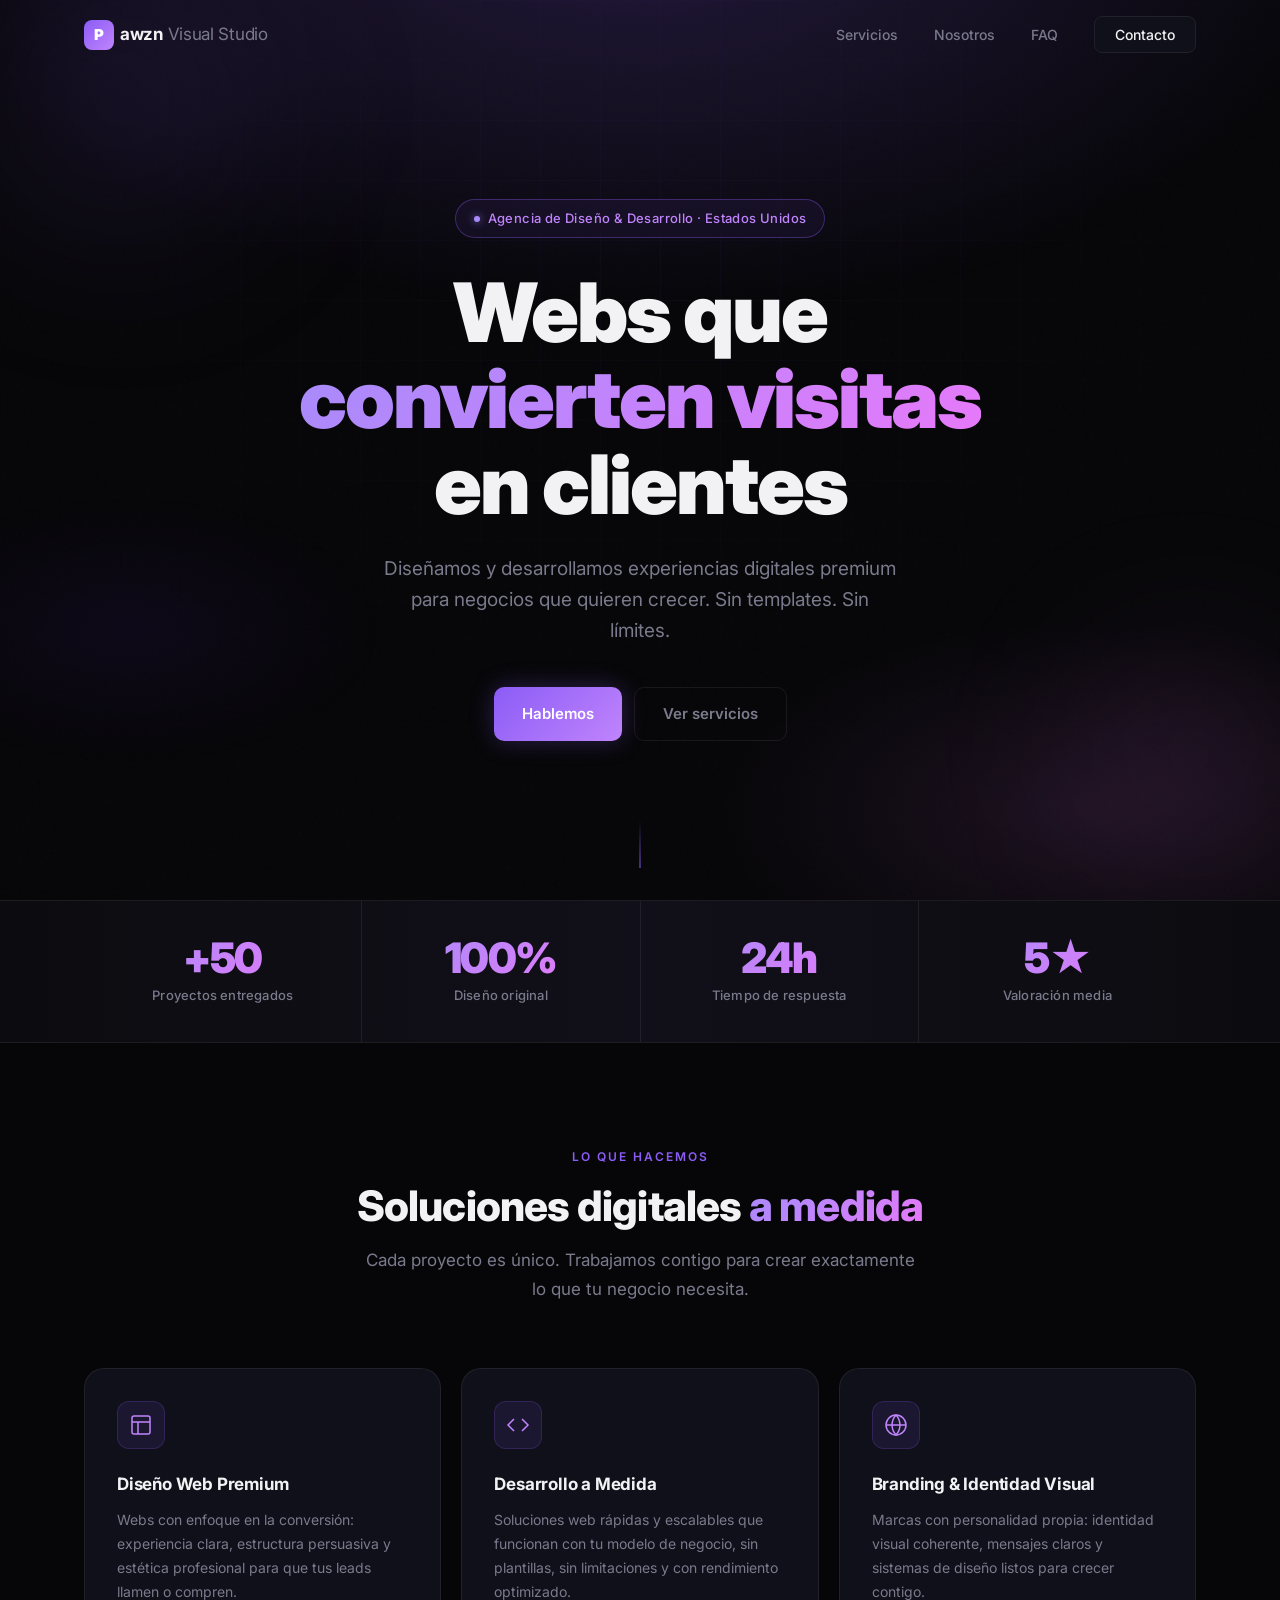
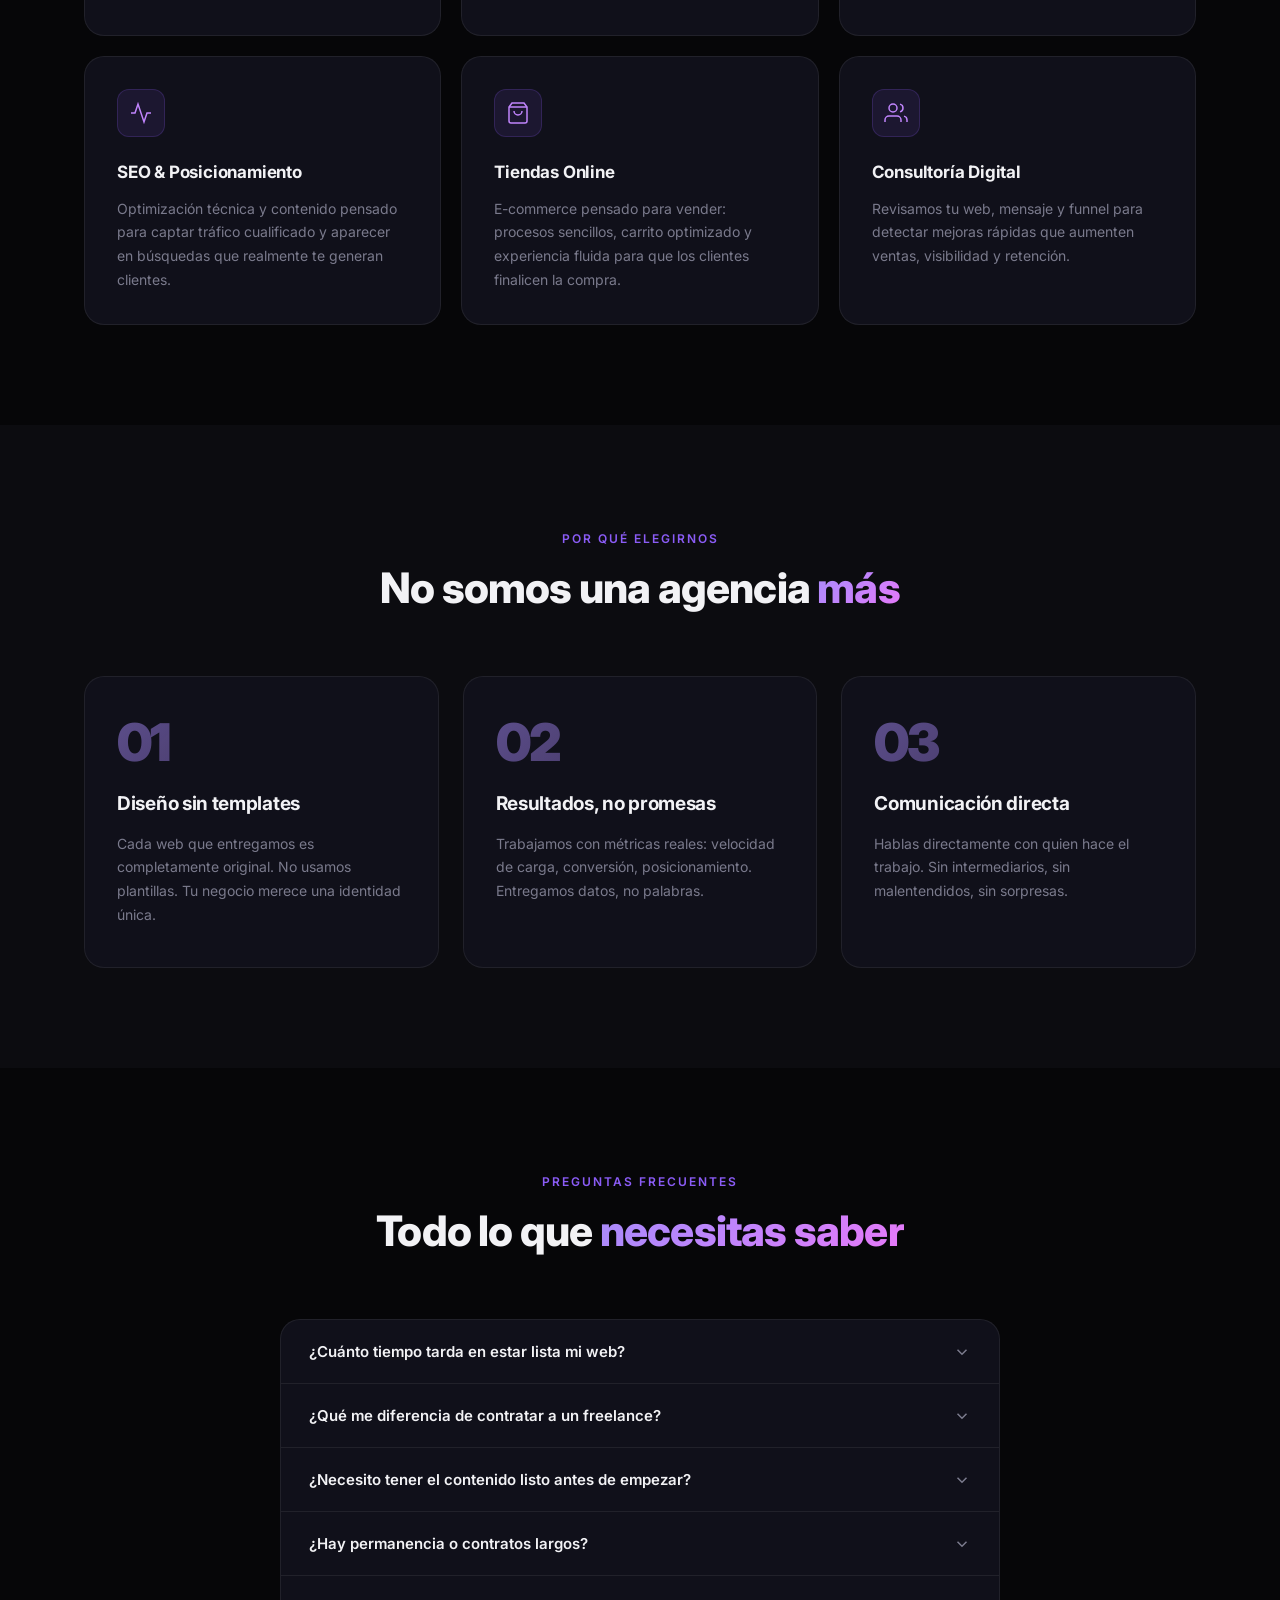
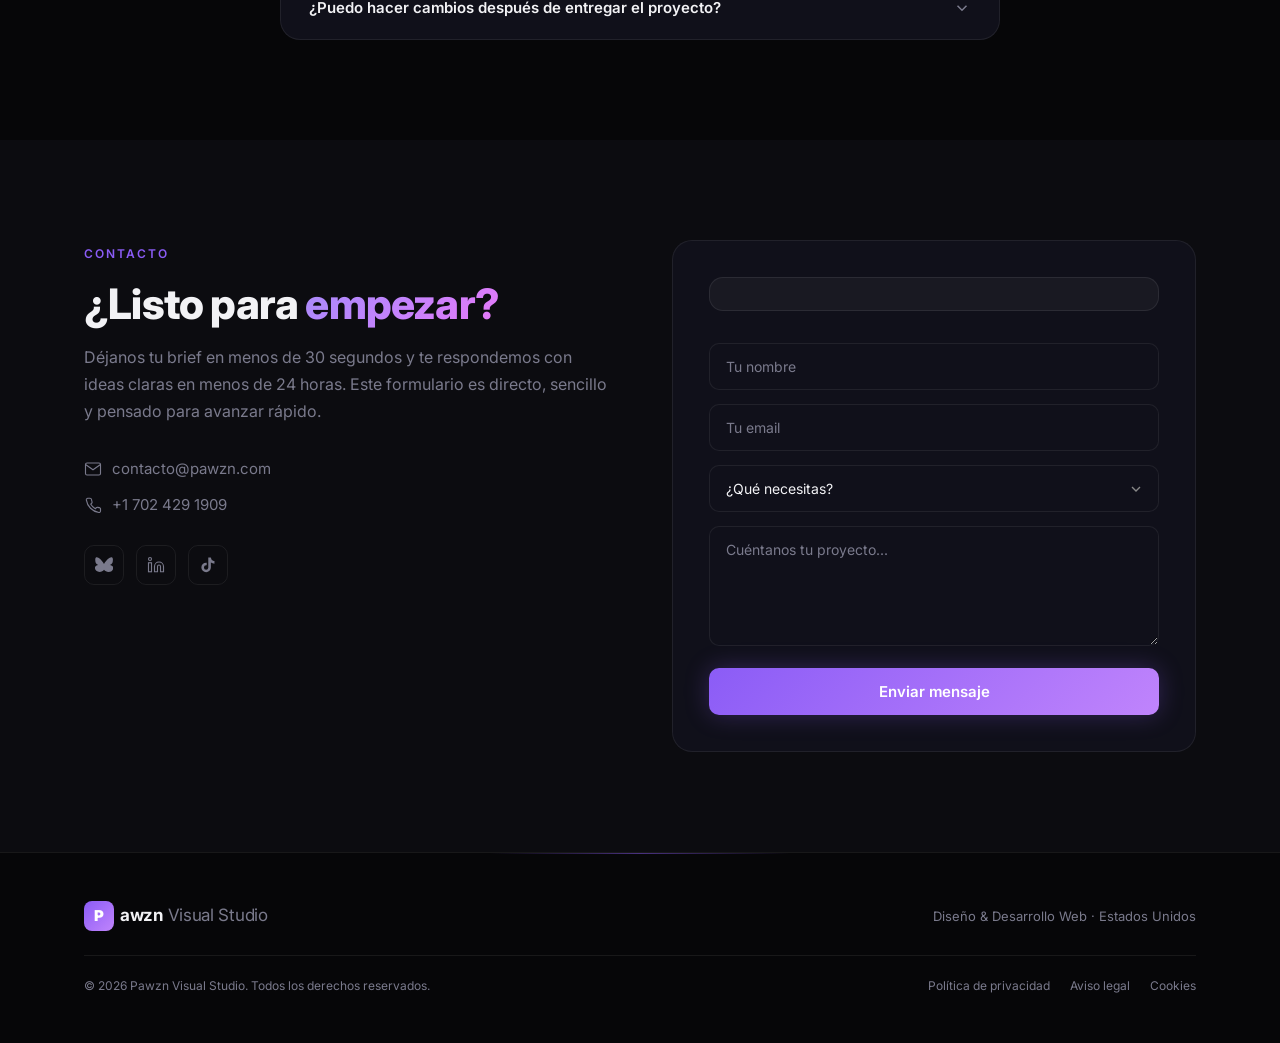
<file: index.html>
<!DOCTYPE html>
<html lang="es">
<head>
  <meta charset="UTF-8" />
  <meta name="viewport" content="width=device-width, initial-scale=1.0" />
  <meta name="description" content="Agencia web en Estados Unidos especializada en diseño web premium, desarrollo a medida, tiendas online y SEO para convertir visitas en clientes." />
  <meta name="keywords" content="diseño web, desarrollo web, SEO, tiendas online, branding, consultoría digital, Estados Unidos" />
  <meta name="theme-color" content="#080808" />
  <link rel="canonical" href="https://pawzn.com/" />
  <link rel="alternate" href="https://pawzn.com/" hreflang="es" />
  <title>Pawzn Visual Studio — Diseño & Desarrollo Web</title>
  <meta property="og:title" content="Pawzn Visual Studio — Diseño & Desarrollo Web" />
  <meta property="og:description" content="Agencia web en Estados Unidos especializada en diseño web premium, desarrollo a medida y SEO para convertir visitas en clientes." />
  <meta property="og:type" content="website" />
  <meta property="og:url" content="https://pawzn.com/" />
  <meta property="og:image" content="https://pawzn.com/og-image.jpg" />
  <meta property="og:locale" content="es_ES" />
  <meta name="twitter:card" content="summary_large_image" />
  <meta name="twitter:title" content="Pawzn Visual Studio — Diseño & Desarrollo Web" />
  <meta name="twitter:description" content="Agencia web en Madrid especializada en diseño web premium, desarrollo a medida y SEO para convertir visitas en clientes." />
  <meta name="twitter:image" content="https://pawzn.com/og-image.jpg" />
  <link rel="icon" href="favicon.ico" sizes="32x32" />
  <link rel="icon" href="favicon.svg" type="image/svg+xml" />
  <link rel="apple-touch-icon" href="favicon-32.png" />
  <link rel="preconnect" href="https://fonts.googleapis.com" />
  <link rel="preconnect" href="https://fonts.gstatic.com" crossorigin />
  <link href="https://fonts.googleapis.com/css2?family=Inter:wght@300;400;500;600;700;800;900&display=swap" rel="stylesheet" />
  <link rel="stylesheet" href="style.css" />
  <script type="application/ld+json">
  {
    "@context": "https://schema.org",
    "@type": "ProfessionalService",
    "name": "Pawzn Visual Studio",
    "description": "Agencia de diseño web y desarrollo a medida en Estados Unidos, especializada en SEO, tiendas online y branding.",
    "url": "https://pawzn.com/",
    "telephone": "+1 702 429 1909",
    "email": "contacto@pawzn.com",
    "address": {
      "@type": "PostalAddress",
      "addressLocality": "Estados Unidos",
      "addressCountry": "US"
    },
    "sameAs": [
      "https://www.linkedin.com/in/monica-rodriguez-188956415/",
      "https://www.tiktok.com/@monicarodriguez3310",
      "https://bsky.app/profile/pawzn.bsky.social"
    ]
  }
  </script>
</head>
<body>

  <!-- NAV -->
  <nav class="nav" id="nav" aria-label="Navegación principal">
    <div class="nav__inner">
      <a href="#" class="nav__logo">
        <span class="logo-mark">P</span>
        <span class="logo-text">awzn<span class="logo-dim"> Visual Studio</span></span>
      </a>
      <ul class="nav__links">
        <li><a href="#servicios">Servicios</a></li>
        <li><a href="#por-que">Nosotros</a></li>
        <li><a href="#faq">FAQ</a></li>
        <li><a href="#contacto" class="nav__cta">Contacto</a></li>
      </ul>
      <button class="nav__burger" id="burger" aria-label="Menú">
        <span></span><span></span><span></span>
      </button>
    </div>
    <div class="nav__mobile" id="mobileMenu">
      <a href="#servicios">Servicios</a>
      <a href="#por-que">Nosotros</a>
      <a href="#faq">FAQ</a>
      <a href="#contacto">Contacto</a>
    </div>
  </nav>

  <main>
    <!-- HERO -->
    <section class="hero" id="inicio">
    <div class="hero__bg"></div>
    <div class="hero__orb hero__orb--1"></div>
    <div class="hero__orb hero__orb--2"></div>
    <div class="hero__content">
      <div class="hero__badge reveal">Agencia de Diseño & Desarrollo · Estados Unidos</div>
      <h1 class="hero__title reveal reveal--delay-1">
        Webs que<br />
        <span class="gradient-text">convierten visitas</span><br />
        en clientes
      </h1>
      <p class="hero__sub reveal reveal--delay-2">
        Diseñamos y desarrollamos experiencias digitales premium para negocios que quieren crecer. Sin templates. Sin límites.
      </p>
      <div class="hero__actions reveal reveal--delay-3">
        <a href="#contacto" class="btn btn--primary">Hablemos</a>
        <a href="#servicios" class="btn btn--ghost">Ver servicios</a>
      </div>
    </div>
    <div class="hero__scroll">
      <span></span>
    </div>
  </section>

  <!-- STATS STRIP -->
  <section class="stats" aria-label="Estadísticas">
    <div class="stats__grid container">
      <div class="stat-item">
        <div class="stat-num">+50</div>
        <div class="stat-label">Proyectos entregados</div>
      </div>
      <div class="stat-item">
        <div class="stat-num">100%</div>
        <div class="stat-label">Diseño original</div>
      </div>
      <div class="stat-item">
        <div class="stat-num">24h</div>
        <div class="stat-label">Tiempo de respuesta</div>
      </div>
      <div class="stat-item">
        <div class="stat-num">5★</div>
        <div class="stat-label">Valoración media</div>
      </div>
    </div>
  </section>

  <!-- SERVICIOS -->
  <section class="services" id="servicios">
    <div class="container">
      <div class="section-header reveal">
        <p class="section-label">Lo que hacemos</p>
        <h2 class="section-title">Soluciones digitales <span class="gradient-text">a medida</span></h2>
        <p class="section-sub">Cada proyecto es único. Trabajamos contigo para crear exactamente lo que tu negocio necesita.</p>
      </div>
      <div class="services__grid">

        <div class="service-card reveal">
          <div class="service-card__icon">
            <svg viewBox="0 0 24 24" fill="none" stroke="currentColor" stroke-width="1.5"><rect x="3" y="3" width="18" height="18" rx="2"/><path d="M3 9h18M9 21V9"/></svg>
          </div>
          <h3>Diseño Web Premium</h3>
          <p>Webs con enfoque en la conversión: experiencia clara, estructura persuasiva y estética profesional para que tus leads llamen o compren.</p>
        </div>

        <div class="service-card reveal">
          <div class="service-card__icon">
            <svg viewBox="0 0 24 24" fill="none" stroke="currentColor" stroke-width="1.5"><polyline points="16 18 22 12 16 6"/><polyline points="8 6 2 12 8 18"/></svg>
          </div>
          <h3>Desarrollo a Medida</h3>
          <p>Soluciones web rápidas y escalables que funcionan con tu modelo de negocio, sin plantillas, sin limitaciones y con rendimiento optimizado.</p>
        </div>

        <div class="service-card reveal">
          <div class="service-card__icon">
            <svg viewBox="0 0 24 24" fill="none" stroke="currentColor" stroke-width="1.5"><circle cx="12" cy="12" r="10"/><path d="M12 2a15.3 15.3 0 0 1 4 10 15.3 15.3 0 0 1-4 10 15.3 15.3 0 0 1-4-10 15.3 15.3 0 0 1 4-10z"/><path d="M2 12h20"/></svg>
          </div>
          <h3>Branding & Identidad Visual</h3>
          <p>Marcas con personalidad propia: identidad visual coherente, mensajes claros y sistemas de diseño listos para crecer contigo.</p>
        </div>

        <div class="service-card reveal">
          <div class="service-card__icon">
            <svg viewBox="0 0 24 24" fill="none" stroke="currentColor" stroke-width="1.5"><polyline points="22 12 18 12 15 21 9 3 6 12 2 12"/></svg>
          </div>
          <h3>SEO & Posicionamiento</h3>
          <p>Optimización técnica y contenido pensado para captar tráfico cualificado y aparecer en búsquedas que realmente te generan clientes.</p>
        </div>

        <div class="service-card reveal">
          <div class="service-card__icon">
            <svg viewBox="0 0 24 24" fill="none" stroke="currentColor" stroke-width="1.5"><path d="M6 2L3 6v14a2 2 0 002 2h14a2 2 0 002-2V6l-3-4z"/><line x1="3" y1="6" x2="21" y2="6"/><path d="M16 10a4 4 0 01-8 0"/></svg>
          </div>
          <h3>Tiendas Online</h3>
          <p>E-commerce pensado para vender: procesos sencillos, carrito optimizado y experiencia fluida para que los clientes finalicen la compra.</p>
        </div>

        <div class="service-card reveal">
          <div class="service-card__icon">
            <svg viewBox="0 0 24 24" fill="none" stroke="currentColor" stroke-width="1.5"><path d="M17 21v-2a4 4 0 00-4-4H5a4 4 0 00-4 4v2"/><circle cx="9" cy="7" r="4"/><path d="M23 21v-2a4 4 0 00-3-3.87"/><path d="M16 3.13a4 4 0 010 7.75"/></svg>
          </div>
          <h3>Consultoría Digital</h3>
          <p>Revisamos tu web, mensaje y funnel para detectar mejoras rápidas que aumenten ventas, visibilidad y retención.</p>
        </div>

      </div>
    </div>
  </section>

  <!-- POR QUÉ PAWZN -->
  <section class="why" id="por-que">
    <div class="container">
      <div class="section-header reveal">
        <p class="section-label">Por qué elegirnos</p>
        <h2 class="section-title">No somos una agencia <span class="gradient-text">más</span></h2>
      </div>
      <div class="why__grid">
        <div class="why-card reveal">
          <div class="why-card__num">01</div>
          <h3>Diseño sin templates</h3>
          <p>Cada web que entregamos es completamente original. No usamos plantillas. Tu negocio merece una identidad única.</p>
        </div>
        <div class="why-card reveal">
          <div class="why-card__num">02</div>
          <h3>Resultados, no promesas</h3>
          <p>Trabajamos con métricas reales: velocidad de carga, conversión, posicionamiento. Entregamos datos, no palabras.</p>
        </div>
        <div class="why-card reveal">
          <div class="why-card__num">03</div>
          <h3>Comunicación directa</h3>
          <p>Hablas directamente con quien hace el trabajo. Sin intermediarios, sin malentendidos, sin sorpresas.</p>
        </div>
      </div>
    </div>
  </section>

  <!-- FAQ -->
  <section class="faq" id="faq">
    <div class="container">
      <div class="section-header reveal">
        <p class="section-label">Preguntas frecuentes</p>
        <h2 class="section-title">Todo lo que <span class="gradient-text">necesitas saber</span></h2>
      </div>
      <div class="faq__list reveal">

        <div class="faq__item">
          <button class="faq__question">
            <span>¿Cuánto tiempo tarda en estar lista mi web?</span>
            <svg class="faq__icon" viewBox="0 0 24 24" fill="none" stroke="currentColor" stroke-width="2"><polyline points="6 9 12 15 18 9"/></svg>
          </button>
          <div class="faq__answer">
            <p>Depende del alcance del proyecto. Una landing page puede estar lista en 1–2 semanas. Un sitio corporativo completo o una tienda online puede llevar entre 3 y 8 semanas. Te damos un calendario detallado antes de comenzar.</p>
          </div>
        </div>

        <div class="faq__item">
          <button class="faq__question">
            <span>¿Qué me diferencia de contratar a un freelance?</span>
            <svg class="faq__icon" viewBox="0 0 24 24" fill="none" stroke="currentColor" stroke-width="2"><polyline points="6 9 12 15 18 9"/></svg>
          </button>
          <div class="faq__answer">
            <p>Con Pawzn Visual Studio tienes diseño, desarrollo y estrategia en un mismo lugar. No tendrás que coordinar a tres personas distintas ni asumir que el diseño y el código vayan desconectados. Entregamos el proyecto completo.</p>
          </div>
        </div>

        <div class="faq__item">
          <button class="faq__question">
            <span>¿Necesito tener el contenido listo antes de empezar?</span>
            <svg class="faq__icon" viewBox="0 0 24 24" fill="none" stroke="currentColor" stroke-width="2"><polyline points="6 9 12 15 18 9"/></svg>
          </button>
          <div class="faq__answer">
            <p>No es obligatorio, pero sí acelera el proceso. Podemos ayudarte a estructurar los textos y orientarte sobre qué imágenes usar. Lo importante es que la información sobre tu negocio sea real: nunca inventamos datos.</p>
          </div>
        </div>

        <div class="faq__item">
          <button class="faq__question">
            <span>¿Hay permanencia o contratos largos?</span>
            <svg class="faq__icon" viewBox="0 0 24 24" fill="none" stroke="currentColor" stroke-width="2"><polyline points="6 9 12 15 18 9"/></svg>
          </button>
          <div class="faq__answer">
            <p>No. Trabajamos por proyecto o con acuerdos de mantenimiento mensuales sin permanencia. Si en algún momento decides no continuar, te entregamos todos los archivos y accesos sin problema.</p>
          </div>
        </div>

        <div class="faq__item">
          <button class="faq__question">
            <span>¿Puedo hacer cambios después de entregar el proyecto?</span>
            <svg class="faq__icon" viewBox="0 0 24 24" fill="none" stroke="currentColor" stroke-width="2"><polyline points="6 9 12 15 18 9"/></svg>
          </button>
          <div class="faq__answer">
            <p>Sí. Incluimos un período de revisiones dentro del proyecto. Para cambios posteriores, ofrecemos planes de mantenimiento o los gestionamos como proyectos puntuales según la magnitud.</p>
          </div>
        </div>

      </div>
    </div>
  </section>

  <!-- CONTACTO -->
  <section class="contact" id="contacto">
    <div class="container">
      <div class="contact__inner reveal">
        <div class="contact__text">
          <p class="section-label">Contacto</p>
          <h2 class="section-title">¿Listo para <span class="gradient-text">empezar?</span></h2>
          <p class="contact__desc">Déjanos tu brief en menos de 30 segundos y te respondemos con ideas claras en menos de 24 horas. Este formulario es directo, sencillo y pensado para avanzar rápido.</p>
          <div class="contact__links">
            <a href="mailto:contacto@pawzn.com" class="contact__link">
              <svg viewBox="0 0 24 24" fill="none" stroke="currentColor" stroke-width="1.5"><path d="M4 4h16c1.1 0 2 .9 2 2v12c0 1.1-.9 2-2 2H4c-1.1 0-2-.9-2-2V6c0-1.1.9-2 2-2z"/><polyline points="22,6 12,13 2,6"/></svg>
              contacto@pawzn.com
            </a>
            <a href="tel:+17024291909" class="contact__link">
              <svg viewBox="0 0 24 24" fill="none" stroke="currentColor" stroke-width="1.5"><path d="M22 16.92v3a2 2 0 0 1-2.18 2A19.86 19.86 0 0 1 3.09 5.18 2 2 0 0 1 5 3h3a2 2 0 0 1 2 1.72 12.4 12.4 0 0 0 .7 2.81 2 2 0 0 1-.45 2.11L9.09 10.91a16 16 0 0 0 6 6l1.27-1.27a2 2 0 0 1 2.11-.45 12.4 12.4 0 0 0 2.81.7A2 2 0 0 1 22 16.92z"/></svg>
              +1 702 429 1909
            </a>
          </div>
          <div class="contact__socials">
            <a href="https://bsky.app/profile/pawzn.bsky.social" target="_blank" rel="noopener" aria-label="Bluesky">
              <svg viewBox="0 0 24 24" fill="currentColor"><path d="M12 10.8c-1.087-2.114-4.046-6.053-6.798-7.995C2.566.944 1.077 1.242.51 3.423c-.317 1.22-.162 3.876.308 5.28.53 1.58 1.885 2.944 3.445 3.22-2.33.405-4.342 1.637-4.342 3.977 0 2.648 1.96 5.3 6.286 5.3 2.607 0 4.31-1.197 5.793-2.93C13.69 20.07 15.393 21.2 18 21.2c4.326 0 6.286-2.652 6.286-5.3 0-2.34-2.012-3.572-4.342-3.977 1.56-.276 2.915-1.64 3.445-3.22.47-1.404.625-4.06.308-5.28-.567-2.18-2.056-2.48-4.692-.618C16.046 4.747 13.087 8.686 12 10.8z"/></svg>
            </a>
            <a href="https://www.linkedin.com/in/monica-rodriguez-188956415/" target="_blank" rel="noopener" aria-label="LinkedIn">
              <svg viewBox="0 0 24 24" fill="none" stroke="currentColor" stroke-width="1.5"><path d="M16 8a6 6 0 016 6v7h-4v-7a2 2 0 00-2-2 2 2 0 00-2 2v7h-4v-7a6 6 0 016-6z"/><rect x="2" y="9" width="4" height="12"/><circle cx="4" cy="4" r="2"/></svg>
            </a>
            <a href="https://www.tiktok.com/@monicarodriguez3310" target="_blank" rel="noopener" aria-label="TikTok">
              <svg viewBox="0 0 24 24" fill="currentColor"><path d="M19.59 6.69a4.83 4.83 0 01-3.77-4.25V2h-3.45v13.67a2.89 2.89 0 01-2.88 2.5 2.89 2.89 0 01-2.89-2.89 2.89 2.89 0 012.89-2.89c.28 0 .54.04.79.1V9.01a6.34 6.34 0 00-.79-.05 6.34 6.34 0 00-6.34 6.34 6.34 6.34 0 006.34 6.34 6.34 6.34 0 006.33-6.34V8.69a8.18 8.18 0 004.78 1.52V6.76a4.85 4.85 0 01-1.01-.07z"/></svg>
            </a>
          </div>
        </div>
        <form class="contact__form" id="contactForm" action="https://formsubmit.co/contacto@pawzn.com" method="POST">
          <input type="hidden" name="_subject" value="Nuevo mensaje desde Pawzn Visual Studio" />
          <input type="hidden" name="_template" value="table" />
          <input type="hidden" name="_captcha" value="false" />
          <input type="hidden" name="_next" value="https://pawzn.com/gracias" />
          <div class="contact__feedback" id="contactFeedback" aria-live="polite"></div>
          <noscript>
            <div class="contact__feedback">Si tu navegador no ejecuta JavaScript, el formulario seguirá funcionando. Después de enviar verás una página de confirmación.</div>
          </noscript>
          <div class="form-group">
            <label for="name" class="sr-only">Nombre</label>
            <input type="text" id="name" name="name" placeholder="Tu nombre" required />
          </div>
          <div class="form-group">
            <label for="email" class="sr-only">Email</label>
            <input type="email" id="email" name="email" placeholder="Tu email" required />
          </div>
          <div class="form-group">
            <label for="service" class="sr-only">Servicio</label>
            <select id="service" name="service" aria-label="Servicio que necesitas" required>
              <option value="" disabled selected>¿Qué necesitas?</option>
              <option>Diseño Web Premium</option>
              <option>Desarrollo a Medida</option>
              <option>Branding & Identidad Visual</option>
              <option>SEO & Posicionamiento</option>
              <option>Tienda Online</option>
              <option>Consultoría Digital</option>
            </select>
          </div>
          <div class="form-group">
            <label for="message" class="sr-only">Mensaje</label>
            <textarea id="message" name="message" placeholder="Cuéntanos tu proyecto..." rows="4" required></textarea>
          </div>
          <button type="submit" class="btn btn--primary btn--full">Enviar mensaje</button>
        </form>
      </div>
    </div>
  </section>

  <!-- FOOTER -->
  </main>

  <footer class="footer">
    <div class="container">
      <div class="footer__top">
        <a href="#" class="nav__logo">
          <span class="logo-mark">P</span>
          <span class="logo-text">awzn<span class="logo-dim"> Visual Studio</span></span>
        </a>
        <p>Diseño & Desarrollo Web · Estados Unidos</p>
      </div>
      <div class="footer__bottom">
        <span>&copy; 2026 Pawzn Visual Studio. Todos los derechos reservados.</span>
        <div class="footer__legal">
          <a href="#">Política de privacidad</a>
          <a href="#">Aviso legal</a>
          <a href="#">Cookies</a>
        </div>
      </div>
    </div>
  </footer>

  <script src="main.js"></script>
</body>
</html>
</file>
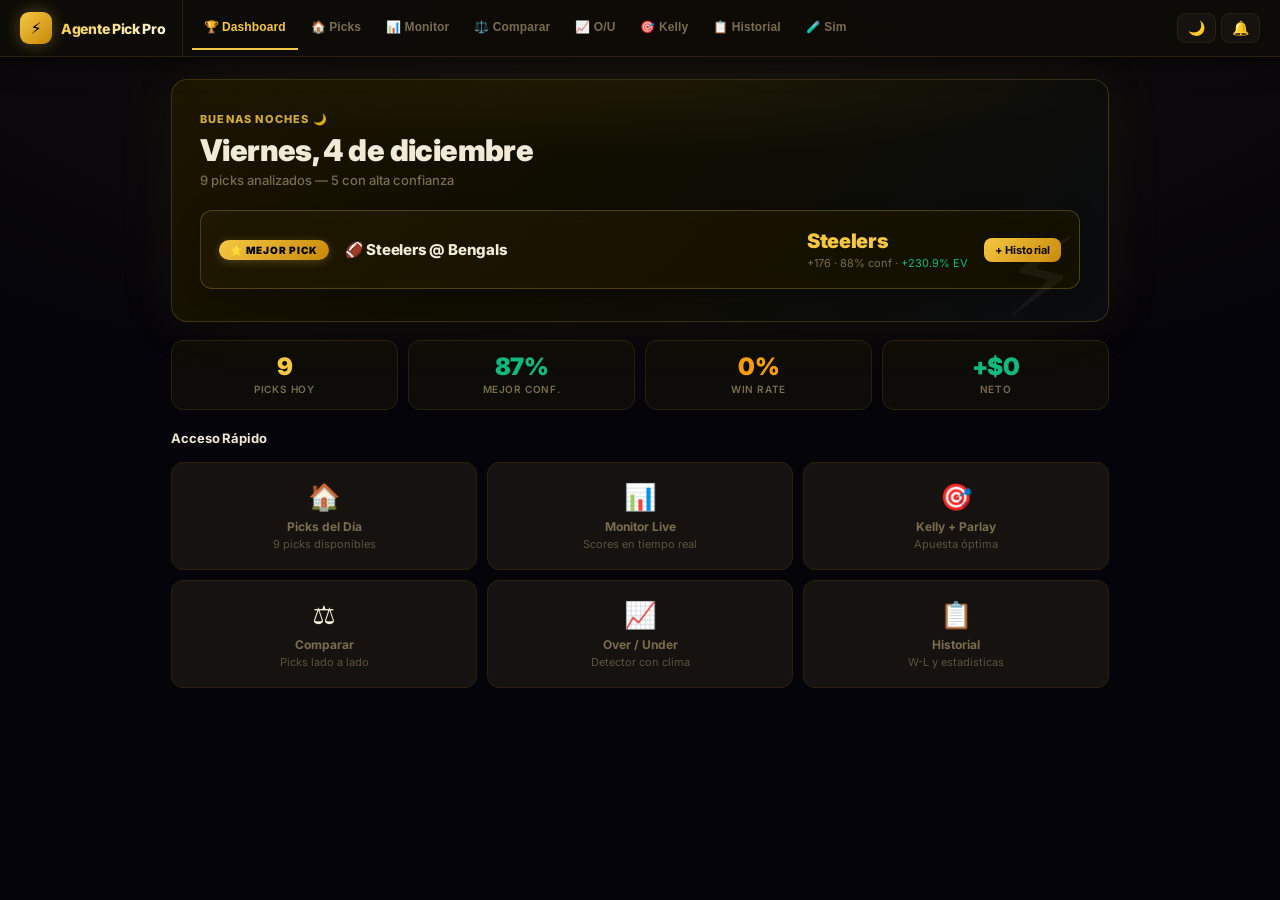
<file: agente-pick-pro.html>
<!DOCTYPE html>
<html lang="es">
<head>
<meta charset="UTF-8">
<meta name="viewport" content="width=device-width, initial-scale=1.0, viewport-fit=cover">
<title>Agente Pick Pro</title>
<meta name="description" content="Analizador de picks deportivos — EV, Kelly, simulador y más">
<meta name="theme-color" content="#f5c842">
<meta name="apple-mobile-web-app-capable" content="yes">
<meta name="apple-mobile-web-app-status-bar-style" content="black-translucent">
<meta name="apple-mobile-web-app-title" content="Pick Pro">
<link rel="manifest" href="manifest.json">
<link rel="apple-touch-icon" href="favicon-32.png">
<link href="https://fonts.googleapis.com/css2?family=Inter:wght@400;500;600;700;800;900&display=swap" rel="stylesheet">
<script>
if('serviceWorker' in navigator){
  window.addEventListener('load',()=>{
    navigator.serviceWorker.register('./sw.js').catch(()=>{});
  });
}
let deferredInstall=null;
window.addEventListener('beforeinstallprompt',e=>{
  e.preventDefault();deferredInstall=e;
  const btn=document.getElementById('install-btn');
  if(btn)btn.style.display='flex';
});
window.addEventListener('appinstalled',()=>{
  deferredInstall=null;
  const btn=document.getElementById('install-btn');
  if(btn)btn.style.display='none';
});
</script>
<style>
*{margin:0;padding:0;box-sizing:border-box}
:root{
  --bg:#05040a;--s1:#0e0c08;--s2:#161210;--border:#2a2010;
  --gold:#f5c842;--gold2:#c8880a;--green:#10b981;--red:#ef4444;
  --amber:#f59e0b;--blue:#38bdf8;--text:#f0ead6;--muted:#7a6d4e;--r:12px
}

/* LIGHT MODE */
body.light{
  --bg:#f5f0e8;--s1:#ffffff;--s2:#f0ebe0;--border:#e0d5c0;
  --gold:#b8860b;--gold2:#8b6914;--green:#059669;--red:#dc2626;
  --amber:#d97706;--blue:#0284c7;--text:#1a1206;--muted:#78716c
}
body.light{background-image:radial-gradient(ellipse 80% 50% at 50% -5%,#f5c84218,transparent)}
body.light nav{background:rgba(255,250,240,.97);-webkit-backdrop-filter:blur(20px);backdrop-filter:blur(20px)}
body.light .nav-logo-icon{box-shadow:0 0 14px #b8860b40}
body.light .pick-card::before{background:linear-gradient(135deg,#b8860b08,transparent 60%)}
body.light .dash-hero{background:linear-gradient(135deg,#fef3c7,#fff8ed)}
body.light .best-pick-card{background:#fffbeb}
body.light .toast{background:var(--s1);color:var(--text)}
body.light .score-card{background:var(--s2)}
body.light .compare-panel{background:var(--s2)}
body.light .compare-winner{background:linear-gradient(135deg,#fef3c7,#fffbeb)!important}
body.light .result-box{background:var(--s2)}
body.light .parlay-result{background:linear-gradient(135deg,#fef3c7,#fffbeb)}
body.light .alert-item{background:#fffbeb}
body.light .line-card{background:var(--s2)}
body.light input,body.light select{background:var(--s1);color:var(--text)}

/* TOGGLE BUTTON */
.theme-toggle{
  margin-left:auto;background:var(--s2);border:1px solid var(--border);
  color:var(--text);padding:6px 10px;border-radius:8px;cursor:pointer;
  font-size:14px;transition:all .2s;white-space:nowrap;
}
.theme-toggle:hover{border-color:var(--gold)}

body{font-family:'Inter',system-ui,sans-serif;background:var(--bg);color:var(--text);min-height:100vh;
  background-image:radial-gradient(ellipse 80% 50% at 50% -5%,#f5c84210,transparent);
  transition:background .3s,color .3s}

/* NAV */
nav{background:rgba(14,12,8,.94);backdrop-filter:blur(20px);border-bottom:1px solid var(--border);
  padding:0 20px;display:flex;align-items:center;gap:1px;position:sticky;top:0;z-index:100;overflow-x:auto;
  box-shadow:0 1px 30px #00000090}
.nav-logo{display:flex;align-items:center;gap:9px;padding:12px 16px 12px 0;
  border-right:1px solid var(--border);margin-right:8px;white-space:nowrap}
.nav-logo-icon{width:32px;height:32px;background:linear-gradient(135deg,var(--gold),var(--gold2));
  border-radius:9px;display:flex;align-items:center;justify-content:center;
  font-size:16px;font-weight:900;color:#000;box-shadow:0 0 16px #f5c84255}
.nav-logo-text{font-size:14px;font-weight:800;letter-spacing:-.3px;
  background:linear-gradient(135deg,var(--gold),#fff8e0);
  -webkit-background-clip:text;-webkit-text-fill-color:transparent}
.nav-tab{background:none;border:none;color:var(--muted);padding:14px 12px;cursor:pointer;
  font-size:12px;font-weight:600;white-space:nowrap;transition:all .2s;
  border-bottom:2px solid transparent;position:relative;letter-spacing:.1px}
.nav-tab:hover{color:var(--text)}
.nav-tab.active{color:var(--gold);border-bottom-color:var(--gold)}
.badge{position:absolute;top:7px;right:1px;background:var(--red);color:#fff;font-size:9px;
  font-weight:800;border-radius:10px;padding:1px 5px;min-width:15px;text-align:center}

/* LAYOUT */
main{max-width:970px;margin:0 auto;padding:22px 16px}
.section{display:none;animation:fadeUp .28s cubic-bezier(.4,0,.2,1) both}
.section.active{display:block}
@keyframes fadeUp{from{opacity:0;transform:translateY(12px)}to{opacity:1;transform:translateY(0)}}

.card{background:var(--s1);border:1px solid var(--border);border-radius:14px;
  padding:20px;margin-bottom:14px;box-shadow:0 2px 20px #00000060;transition:border-color .2s}
.card:hover{border-color:#f5c84218}
.sec-title{font-size:22px;font-weight:900;margin-bottom:4px;letter-spacing:-.4px}
.sec-sub{font-size:12px;color:var(--muted);margin-bottom:22px;font-weight:500}

/* DASHBOARD */
.dash-hero{
  background:linear-gradient(135deg,#1c1500 0%,#100e00 40%,#0a0c10 100%);
  border:1px solid #f5c84230;border-radius:16px;
  padding:32px 28px;margin-bottom:18px;position:relative;overflow:hidden;
  box-shadow:0 0 60px #f5c84215,0 2px 30px #00000060
}
.dash-hero::before{
  content:'';position:absolute;inset:0;
  background:radial-gradient(ellipse 90% 70% at 50% -10%,#f5c84214,transparent 60%);
  pointer-events:none
}
.dash-hero::after{
  content:'⚡';position:absolute;right:28px;bottom:-10px;
  font-size:110px;opacity:.05;line-height:1;
  animation:floatIcon 6s ease-in-out infinite
}
@keyframes floatIcon{0%,100%{transform:translateY(0) rotate(-5deg)}50%{transform:translateY(-10px) rotate(5deg)}}
.dash-greeting{font-size:11px;color:var(--gold);font-weight:800;letter-spacing:1.2px;
  text-transform:uppercase;margin-bottom:6px;opacity:.85}
.dash-title{font-size:30px;font-weight:900;letter-spacing:-.6px;margin-bottom:4px;
  background:linear-gradient(135deg,var(--text) 60%,var(--gold));
  -webkit-background-clip:text;-webkit-text-fill-color:transparent;background-clip:text}
.dash-subtitle{font-size:13px;color:var(--muted);margin-bottom:22px;font-weight:500}

.best-pick-card{
  background:linear-gradient(135deg,#1e1700,#120f00);
  border:1px solid #f5c84240;border-radius:12px;padding:18px;
  display:flex;align-items:center;gap:16px;flex-wrap:wrap;
  box-shadow:inset 0 0 30px #f5c84206,0 4px 20px #00000040;
  transition:box-shadow .2s
}
.best-pick-card:hover{box-shadow:inset 0 0 30px #f5c84210,0 6px 28px #00000060}
.best-pick-badge{background:linear-gradient(135deg,var(--gold),var(--gold2));color:#000;
  font-size:10px;font-weight:900;padding:4px 11px;border-radius:20px;letter-spacing:.8px;
  white-space:nowrap;box-shadow:0 2px 10px #f5c84240}
.best-pick-matchup{font-size:15px;font-weight:800;flex:1;min-width:140px;letter-spacing:-.2px}
.best-pick-pick{color:var(--gold);font-size:20px;font-weight:900;letter-spacing:-.3px}
.best-pick-conf{font-size:11px;color:var(--muted);margin-top:3px}

/* ── Stat box animado */
.stat-box{background:var(--s1);border:1px solid var(--border);border-radius:var(--r);
  padding:16px;text-align:center;transition:all .2s;cursor:default}
.stat-box:hover{border-color:var(--gold);transform:translateY(-2px);box-shadow:0 6px 22px #f5c84215}
.stat-val{font-size:26px;font-weight:900;line-height:1;letter-spacing:-.5px;transition:color .3s}
.stat-label{font-size:10px;color:var(--muted);margin-top:5px;text-transform:uppercase;
  letter-spacing:.7px;font-weight:700}

.stats-strip{display:grid;grid-template-columns:repeat(4,1fr);gap:10px;margin-bottom:20px}
.stat-box{background:var(--s1);border:1px solid var(--border);border-radius:var(--r);
  padding:14px;text-align:center;transition:border-color .2s}
.stat-box:hover{border-color:#f5c84230}
.stat-val{font-size:24px;font-weight:900;line-height:1;letter-spacing:-.5px}
.stat-label{font-size:10px;color:var(--muted);margin-top:4px;text-transform:uppercase;
  letter-spacing:.6px;font-weight:600}

.quick-grid{display:grid;grid-template-columns:repeat(3,1fr);gap:10px;margin-top:16px}
.quick-card{background:var(--s2);border:1px solid var(--border);border-radius:var(--r);
  padding:18px;text-align:center;cursor:pointer;transition:all .2s}
.quick-card:hover{border-color:var(--gold);transform:translateY(-2px);box-shadow:0 6px 20px #f5c84215}
.quick-icon{font-size:26px;margin-bottom:7px}
.quick-label{font-size:12px;font-weight:700;color:var(--muted)}
.quick-desc{font-size:11px;color:var(--muted);margin-top:3px;opacity:.7}

/* PICKS */
.toolbar{display:flex;align-items:center;gap:8px;margin-bottom:18px;flex-wrap:wrap}
.toolbar h2{flex:1;font-size:20px;font-weight:900;letter-spacing:-.4px}
.auto-status{font-size:11px;padding:5px 12px;border-radius:20px;background:#1a1400;
  color:var(--gold);border:1px solid #f5c84228;font-weight:700;letter-spacing:.2px}

.picks-grid{display:grid;grid-template-columns:repeat(auto-fill,minmax(295px,1fr));gap:14px}

/* Pick card redesignada */
.pick-card{
  background:var(--s1);border:1px solid var(--border);border-radius:14px;
  padding:0;transition:transform .22s ease,box-shadow .22s ease,border-color .22s ease;
  position:relative;overflow:hidden;
  animation:cardIn .35s cubic-bezier(.34,1.45,.64,1) both
}
@keyframes cardIn{from{opacity:0;transform:translateY(18px) scale(.97)}to{opacity:1;transform:none}}
.pick-card:hover{transform:translateY(-5px);box-shadow:0 14px 40px var(--sport-glow,#f5c84220);border-color:var(--sport-border,#f5c84240)}
.pick-card:hover .card-sport-strip{opacity:.22}

/* Strip de color del deporte en top */
.card-sport-strip{
  height:3px;width:100%;position:absolute;top:0;left:0;
  background:var(--sport-color,var(--gold));opacity:.5;transition:opacity .2s
}
/* Glow interior sutil al hover */
.pick-card::before{
  content:'';position:absolute;inset:0;pointer-events:none;
  background:radial-gradient(ellipse 70% 50% at 50% 0%,var(--sport-color-dim,#f5c84208),transparent);
  opacity:0;transition:opacity .25s
}
.pick-card:hover::before{opacity:1}

/* Contenido interno */
.pick-card-inner{padding:16px}

.sport-badge{font-size:10px;font-weight:800;padding:3px 10px;border-radius:20px;
  letter-spacing:.5px;text-transform:uppercase}
.pick-time{font-size:11px;color:var(--muted);font-weight:500}
.pick-matchup{font-size:14px;font-weight:800;margin:10px 0 7px;line-height:1.35;letter-spacing:-.2px}

.form-row-dots{display:flex;align-items:center;gap:5px;margin-bottom:9px}
.form-lbl{font-size:10px;color:var(--muted);font-weight:700;margin-right:3px;letter-spacing:.4px;text-transform:uppercase}
.fdot{width:20px;height:20px;border-radius:50%;font-size:9px;font-weight:800;
  display:flex;align-items:center;justify-content:center;transition:transform .15s}
.fdot:hover{transform:scale(1.25)}
.fdot-W{background:#0a2016;color:var(--green);border:1px solid #10b98150}
.fdot-L{background:#200a0a;color:var(--red);border:1px solid #ef444450}
.h2h-badge{font-size:10px;color:var(--muted);margin-left:auto;
  background:var(--s2);padding:3px 8px;border-radius:6px;border:1px solid var(--border);font-weight:600}

/* Pick principal destacado */
.pick-hero{
  background:linear-gradient(135deg,#1c1500 0%,#120e00 100%);
  border:1px solid var(--sport-border,#f5c84230);
  border-radius:10px;padding:13px 14px;margin-bottom:10px;
  display:flex;justify-content:space-between;align-items:center;gap:8px
}
.pick-hero-left{}
.pick-hero-label{font-size:9px;font-weight:800;color:var(--muted);text-transform:uppercase;
  letter-spacing:.8px;margin-bottom:3px}
.pick-value{font-size:20px;font-weight:900;color:var(--gold);letter-spacing:-.4px;line-height:1}
.pick-sub{font-size:10px;color:var(--muted);margin-top:3px}
.pick-odds{font-size:16px;font-weight:900;color:#000;
  background:linear-gradient(135deg,var(--gold),var(--gold2));
  padding:6px 14px;border-radius:9px;letter-spacing:-.3px;
  box-shadow:0 3px 12px #f5c84230}

.conf-bar{height:4px;background:var(--s2);border-radius:3px;overflow:hidden;margin-top:2px}
.conf-fill{height:100%;border-radius:3px;transition:width .7s cubic-bezier(.4,0,.2,1)}
.conf-text{font-size:11px;color:var(--muted);margin-top:5px;display:flex;justify-content:space-between;align-items:center}
.pick-actions{margin-top:12px;display:flex;gap:7px}

/* FILTERS */
.filters-bar{background:var(--s1);border:1px solid var(--border);border-radius:var(--r);
  padding:14px 16px;margin-bottom:14px;display:flex;flex-wrap:wrap;gap:12px;align-items:center}
.filter-group{display:flex;align-items:center;gap:7px;flex-wrap:wrap}
.filter-lbl{font-size:10px;font-weight:700;color:var(--muted);text-transform:uppercase;
  letter-spacing:.5px;white-space:nowrap}
.filter-pills{display:flex;gap:5px;flex-wrap:wrap}
.fpill{background:var(--s2);border:1px solid var(--border);color:var(--muted);
  padding:4px 10px;border-radius:20px;font-size:11px;font-weight:600;cursor:pointer;
  transition:all .15s;font-family:inherit;white-space:nowrap}
.fpill:hover{border-color:var(--gold);color:var(--text)}
.fpill.active{background:var(--gold);color:#0a0600;border-color:var(--gold);font-weight:800}
.pick-card.hidden{display:none}

/* EV BADGE */
.ev-badge{display:inline-flex;align-items:center;gap:4px;font-size:11px;font-weight:800;
  padding:4px 10px;border-radius:7px;letter-spacing:.2px}
.ev-pos{background:#0a2016;color:var(--green);border:1px solid #10b98145;
  animation:evPulse 3s ease-in-out infinite}
@keyframes evPulse{0%,100%{box-shadow:none}50%{box-shadow:0 0 8px #10b98140}}
.ev-neg{background:#200a0a;color:var(--red);border:1px solid #ef444435}
.ev-neu{background:var(--s2);color:var(--muted);border:1px solid var(--border)}

/* LINE MOVEMENT */
.line-grid{display:grid;grid-template-columns:repeat(auto-fill,minmax(260px,1fr));gap:10px;margin-top:4px}
.line-card{background:var(--s2);border:1px solid var(--border);border-radius:10px;padding:13px;transition:border-color .2s}
.line-card:hover{border-color:var(--gold)}
.line-move-up{color:var(--green);font-weight:800;font-size:13px}
.line-move-down{color:var(--red);font-weight:800;font-size:13px}
.sharp-badge{background:#1a0a00;color:var(--amber);border:1px solid #f59e0b35;
  font-size:10px;font-weight:800;padding:2px 7px;border-radius:5px;letter-spacing:.4px}

/* BUTTONS */
.btn{padding:7px 14px;border-radius:8px;border:none;cursor:pointer;font-size:12px;
  font-weight:700;transition:all .18s;font-family:inherit;letter-spacing:.1px}
.btn-primary{background:linear-gradient(135deg,var(--gold),var(--gold2));color:#0a0600}
.btn-primary:hover{box-shadow:0 3px 16px #f5c84240;transform:translateY(-1px)}
.btn-ghost{background:var(--s2);color:var(--text);border:1px solid var(--border)}
.btn-ghost:hover{border-color:var(--gold);color:var(--gold)}
.btn-sm{padding:5px 11px;font-size:11px}
.btn-danger{background:#2a0a0a;color:var(--red);border:1px solid #ef444430}
.btn-danger:hover{background:#3a1010}

/* MONITOR */
.monitor-grid{display:grid;grid-template-columns:1fr 1fr;gap:12px}
.score-card{background:var(--s2);border:1px solid var(--border);border-radius:var(--r);
  padding:14px;transition:border-color .2s}
.score-card:hover{border-color:var(--gold)}
.live-dot{width:7px;height:7px;background:var(--red);border-radius:50%;
  animation:pulse 1.4s infinite;display:inline-block;margin-right:4px;box-shadow:0 0 6px #ef4444}
@keyframes pulse{0%,100%{opacity:1;transform:scale(1)}50%{opacity:.4;transform:scale(.8)}}
.score-teams{display:flex;justify-content:space-between;align-items:center;gap:8px;margin-top:10px}
.team-score{text-align:center;flex:1}
.team-name{font-size:11px;color:var(--muted);font-weight:600}
.score-num{font-size:28px;font-weight:900;line-height:1;letter-spacing:-1px}
.inning{font-size:11px;color:var(--gold);margin-top:6px;text-align:center;font-weight:600}
.alert-item{background:#140f00;border:1px solid #f5c84225;border-radius:8px;
  padding:9px 12px;margin-bottom:7px;display:flex;justify-content:space-between;
  align-items:center;font-size:12px}
.alert-dismiss{background:none;border:none;color:var(--muted);cursor:pointer;font-size:18px}

/* COMPARE */
.compare-grid{display:grid;grid-template-columns:1fr auto 1fr;gap:14px;align-items:start}
.compare-panel{background:var(--s2);border:1px solid var(--border);border-radius:var(--r);
  padding:18px;min-height:200px;transition:all .2s}
.compare-vs{display:flex;align-items:center;justify-content:center;padding-top:32px;
  color:var(--muted);font-weight:800;font-size:14px;letter-spacing:1px}
.compare-winner{border-color:var(--gold)!important;
  background:linear-gradient(135deg,#1e1600,#0e0c08)!important;box-shadow:0 0 30px #f5c84215}
.winner-crown{font-size:20px;text-align:center;margin-bottom:8px}

/* FORMS */
.form-group{margin-bottom:13px}
label{display:block;font-size:11px;font-weight:700;color:var(--muted);
  text-transform:uppercase;letter-spacing:.5px;margin-bottom:5px}
input,select{width:100%;background:var(--s2);border:1px solid var(--border);color:var(--text);
  padding:9px 12px;border-radius:8px;font-size:13px;outline:none;
  transition:all .15s;font-family:inherit}
input:focus,select:focus{border-color:var(--gold);box-shadow:0 0 0 3px #f5c84212}
input[type=range]{padding:5px 0;cursor:pointer;accent-color:var(--gold)}
.form-row{display:grid;grid-template-columns:1fr 1fr;gap:10px}

/* KELLY */
.result-box{background:var(--s2);border:1px solid var(--border);border-radius:var(--r);
  padding:20px;margin-top:14px}
.result-big{font-size:42px;font-weight:900;text-align:center;margin:10px 0;letter-spacing:-1px}
.result-lbl{text-align:center;font-size:11px;color:var(--muted);
  text-transform:uppercase;letter-spacing:1.5px;font-weight:600}
.kelly-meter{height:10px;background:var(--s2);border-radius:6px;overflow:hidden;margin:8px 0}
.kelly-fill{height:100%;border-radius:6px;transition:width .4s cubic-bezier(.4,0,.2,1)}

/* PARLAY */
.parlay-leg{background:var(--s2);border:1px solid var(--border);border-radius:9px;
  padding:10px 12px;margin-bottom:8px;display:grid;
  grid-template-columns:auto 1fr 1fr auto;gap:8px;align-items:center}
.parlay-leg-num{font-size:11px;font-weight:800;color:var(--muted);width:18px;text-align:center}
.parlay-leg input{margin:0;padding:7px 9px;font-size:12px}
.parlay-result{background:linear-gradient(135deg,#1c1500,#0e0c08);border:1px solid var(--gold);
  border-radius:var(--r);padding:16px;margin-top:14px;text-align:center}
.parlay-odds-big{font-size:32px;font-weight:900;color:var(--gold);letter-spacing:-1px}

/* BANKROLL */
.bankroll-bar-wrap{background:var(--s2);border-radius:6px;height:12px;overflow:hidden;margin:8px 0}
.bankroll-bar{height:100%;border-radius:6px;transition:width .5s ease;
  background:linear-gradient(90deg,var(--gold2),var(--gold))}

/* HISTORIAL */
.hist-table{width:100%;border-collapse:collapse;font-size:13px}
.hist-table th{text-align:left;padding:8px 10px;font-size:10px;font-weight:700;
  text-transform:uppercase;color:var(--muted);border-bottom:1px solid var(--border);letter-spacing:.5px}
.hist-table td{padding:10px 10px;border-bottom:1px solid #18140a}
.hist-table tr:hover td{background:var(--s2)}
.pill{padding:3px 8px;border-radius:20px;font-size:11px;font-weight:700}
.pill-W{background:#0a2016;color:var(--green);border:1px solid #10b98130}
.pill-L{background:#200a0a;color:var(--red);border:1px solid #ef444430}
.pill-P{background:#201400;color:var(--amber);border:1px solid #f59e0b30}

.sport-row{display:flex;align-items:center;gap:9px;margin-bottom:9px}
.sport-row-bar{flex:1;height:8px;background:var(--s2);border-radius:4px;overflow:hidden}
.sport-row-fill{height:100%;border-radius:4px;transition:width .5s ease}

.weekly-grid{display:grid;grid-template-columns:repeat(7,1fr);gap:5px;margin:12px 0}
.day-box{aspect-ratio:1;border-radius:7px;display:flex;align-items:center;
  justify-content:center;font-size:11px;font-weight:800}
.day-W{background:#0a2016;color:var(--green);border:1px solid #10b98130}
.day-L{background:#200a0a;color:var(--red);border:1px solid #ef444430}
.day-P{background:#201400;color:var(--amber);border:1px solid #f59e0b30}
.day-empty{background:var(--s2);color:var(--muted)}

/* TOAST */
.toast{position:fixed;bottom:20px;right:20px;background:var(--s1);border:1px solid var(--gold);
  border-radius:var(--r);padding:12px 17px;font-size:13px;font-weight:500;z-index:1000;
  animation:slideIn .3s cubic-bezier(.34,1.56,.64,1);max-width:270px;
  box-shadow:0 4px 24px #00000080}
@keyframes slideIn{from{transform:translateX(110%) scale(.9);opacity:0}to{transform:translateX(0) scale(1);opacity:1}}
.empty-state{text-align:center;padding:40px 16px;color:var(--muted)}
.empty-state .ico{font-size:38px;margin-bottom:10px;opacity:.6}

/* ── MOBILE NAV (bottom bar) */
@media(max-width:700px){
  nav{
    position:fixed;bottom:0;top:auto;left:0;right:0;
    border-top:1px solid var(--border);border-bottom:none;
    padding:0 2px env(safe-area-inset-bottom);
    overflow-x:auto;overflow-y:hidden;
    -webkit-overflow-scrolling:touch;scrollbar-width:none;
    box-shadow:0 -4px 24px #00000090;gap:0;
  }
  nav::-webkit-scrollbar{display:none}
  .nav-logo{display:none}
  .nav-tab{
    padding:8px 10px 10px;flex-direction:column;display:inline-flex;
    align-items:center;gap:2px;min-width:60px;font-size:9.5px;letter-spacing:0;
    border-bottom:none;border-top:2px solid transparent;flex-shrink:0
  }
  .nav-tab.active{border-top-color:var(--gold);border-bottom-color:transparent}
  .theme-toggle{flex-shrink:0;padding:8px;font-size:16px;min-width:44px}
  .install-label{display:none}
  main{padding-bottom:calc(72px + env(safe-area-inset-bottom));padding-top:14px}
  .section{animation:fadeUp .22s ease both}
}

/* ── MOBILE LAYOUT */
@media(max-width:600px){
  body{-webkit-text-size-adjust:100%}
  main{padding:14px 12px calc(80px + env(safe-area-inset-bottom))}
  .stats-strip{grid-template-columns:repeat(2,1fr);gap:8px}
  .quick-grid{grid-template-columns:1fr 1fr;gap:8px}
  .monitor-grid{grid-template-columns:1fr}
  .compare-grid{grid-template-columns:1fr}
  .compare-vs{padding:4px 0;font-size:11px}
  .form-row{grid-template-columns:1fr}
  .parlay-leg{grid-template-columns:auto 1fr 1fr auto}
  .picks-grid{grid-template-columns:1fr}
  .pick-value{font-size:18px}
  .dash-title{font-size:24px}
  .sec-title{font-size:19px}
  /* 16px inputs prevent iOS zoom */
  input,select,textarea{font-size:16px!important}
  .btn{min-height:40px;padding:9px 14px}
  .btn-sm{min-height:36px}
  .dash-hero{padding:22px 18px}
  .sim-stats-grid{grid-template-columns:repeat(2,1fr)}
  .hist-table th,.hist-table td{padding:8px 6px;font-size:12px}
}

/* ── TOUCH: disable sticky hover */
@media(hover:none){
  .pick-card:hover{transform:none;box-shadow:none}
  .pick-card:hover::before{opacity:0}
  .stat-box:hover{transform:none;box-shadow:none}
  .card:hover{border-color:var(--border)}
  .quick-card:hover{transform:none;box-shadow:none}
  .btn-primary:hover{transform:none;box-shadow:none}
}

/* ── STREAK + FADE BADGES */
.pick-extras{display:flex;align-items:center;gap:5px;margin-bottom:9px;flex-wrap:wrap}
.streak-hot{background:#1a0a00;color:#fb923c;border:1px solid #fb923c40;
  font-size:10px;font-weight:800;padding:3px 8px;border-radius:6px;letter-spacing:.3px}
.streak-cold{background:#00091a;color:#60a5fa;border:1px solid #60a5fa40;
  font-size:10px;font-weight:800;padding:3px 8px;border-radius:6px;letter-spacing:.3px}
.fade-signal{background:#1a1000;color:var(--amber);border:1px solid #f59e0b40;
  font-size:10px;font-weight:800;padding:3px 8px;border-radius:6px;letter-spacing:.3px;cursor:help}
.fade-ok{background:var(--s2);color:var(--muted);border:1px solid var(--border);
  font-size:10px;font-weight:600;padding:3px 8px;border-radius:6px}

/* ── SIMULATOR */
.sim-controls{display:grid;grid-template-columns:1fr 1fr;gap:10px;margin-bottom:14px}
.sim-bar-row{display:flex;align-items:center;gap:10px;margin-bottom:6px}
.sim-bar-date{font-size:10px;color:var(--muted);width:72px;text-align:right;flex-shrink:0}
.sim-bar-wrap{flex:1;height:18px;background:var(--s2);border-radius:4px;overflow:hidden;position:relative}
.sim-bar-fill{height:100%;border-radius:4px;transition:width .4s ease;min-width:4px}
.sim-bar-val{font-size:10px;font-weight:700;position:absolute;right:6px;top:2px}
.sim-stats-grid{display:grid;grid-template-columns:repeat(4,1fr);gap:8px;margin-top:14px;text-align:center}
.sim-stat{background:var(--s2);border:1px solid var(--border);border-radius:8px;padding:10px 6px}
.sim-stat-val{font-size:18px;font-weight:900;line-height:1}
.sim-stat-lbl{font-size:9px;color:var(--muted);margin-top:3px;text-transform:uppercase;letter-spacing:.4px}

/* ── CASH-OUT CALC */
.cashout-result{background:var(--s2);border:1px solid var(--border);border-radius:10px;
  padding:16px;margin-top:12px;display:none}
.cashout-verdict{font-size:14px;font-weight:800;text-align:center;margin-bottom:8px;padding:8px;
  border-radius:8px}
.cashout-verdict.take{background:#0a2016;color:var(--green)}
.cashout-verdict.pass{background:#200a0a;color:var(--red)}

/* ── NOTES */
.note-row td{padding:0!important;border:none!important}
.note-area{width:100%;background:var(--s2);border:1px solid var(--border);color:var(--text);
  border-radius:7px;padding:8px 10px;font-size:12px;font-family:inherit;resize:none;
  outline:none;transition:border-color .15s}
.note-area:focus{border-color:var(--gold)}
.note-active{color:var(--gold)!important}

/* ── SHARE CANVAS (hidden) */
#share-canvas{display:none}
</style>
</head>
<body>

<nav>
  <div class="nav-logo">
    <div class="nav-logo-icon">⚡</div>
    <span class="nav-logo-text">Agente Pick Pro</span>
  </div>
  <button class="nav-tab active" onclick="showTab('dashboard')">🏆 Dashboard</button>
  <button class="nav-tab" onclick="showTab('picks')">🏠 Picks</button>
  <button class="nav-tab" onclick="showTab('monitor')" id="tab-monitor">
    📊 Monitor<span class="badge" id="alert-badge" style="display:none">0</span>
  </button>
  <button class="nav-tab" onclick="showTab('comparar')">⚖️ Comparar</button>
  <button class="nav-tab" onclick="showTab('ou')">📈 O/U</button>
  <button class="nav-tab" onclick="showTab('kelly')">🎯 Kelly</button>
  <button class="nav-tab" onclick="showTab('historial')">📋 Historial</button>
  <button class="nav-tab" onclick="showTab('sim')">🧪 Sim</button>
  <button class="theme-toggle" id="theme-btn" onclick="toggleTheme()" title="Cambiar tema">🌙</button>
  <button class="theme-toggle" id="notif-btn" onclick="toggleNotifications()" title="Notificaciones" style="margin-left:4px">🔔</button>
  <button class="theme-toggle" id="install-btn" onclick="installApp()" title="Instalar app" style="display:none;margin-left:4px;align-items:center;gap:5px">⬇️ <span class="install-label">Instalar</span></button>
</nav>

<main>

<!-- DASHBOARD -->
<section class="section active" id="sec-dashboard">
  <div class="dash-hero">
    <div class="dash-greeting" id="dash-greeting">Buenos días</div>
    <div class="dash-title" id="dash-title">Picks del Día</div>
    <div class="dash-subtitle" id="dash-subtitle">Cargando análisis…</div>
    <div id="dash-best"></div>
  </div>
  <div class="stats-strip" id="dash-stats">
    <div class="stat-box"><div class="stat-val" style="color:var(--muted)">—</div><div class="stat-label">Picks Hoy</div></div>
    <div class="stat-box"><div class="stat-val" style="color:var(--muted)">—</div><div class="stat-label">Mejor Conf.</div></div>
    <div class="stat-box"><div class="stat-val" style="color:var(--muted)">—</div><div class="stat-label">Win Rate</div></div>
    <div class="stat-box"><div class="stat-val" style="color:var(--muted)">—</div><div class="stat-label">Neto</div></div>
  </div>
  <div style="font-size:13px;font-weight:700;margin-bottom:10px;letter-spacing:-.1px">Acceso Rápido</div>
  <div class="quick-grid">
    <div class="quick-card" onclick="showTab('picks')">
      <div class="quick-icon">🏠</div>
      <div class="quick-label">Picks del Día</div>
      <div class="quick-desc">9 picks disponibles</div>
    </div>
    <div class="quick-card" onclick="showTab('monitor')">
      <div class="quick-icon">📊</div>
      <div class="quick-label">Monitor Live</div>
      <div class="quick-desc">Scores en tiempo real</div>
    </div>
    <div class="quick-card" onclick="showTab('kelly')">
      <div class="quick-icon">🎯</div>
      <div class="quick-label">Kelly + Parlay</div>
      <div class="quick-desc">Apuesta óptima</div>
    </div>
    <div class="quick-card" onclick="showTab('comparar')">
      <div class="quick-icon">⚖️</div>
      <div class="quick-label">Comparar</div>
      <div class="quick-desc">Picks lado a lado</div>
    </div>
    <div class="quick-card" onclick="showTab('ou')">
      <div class="quick-icon">📈</div>
      <div class="quick-label">Over / Under</div>
      <div class="quick-desc">Detector con clima</div>
    </div>
    <div class="quick-card" onclick="showTab('historial')">
      <div class="quick-icon">📋</div>
      <div class="quick-label">Historial</div>
      <div class="quick-desc">W-L y estadísticas</div>
    </div>
  </div>
</section>

<!-- PICKS -->
<section class="section" id="sec-picks">
  <div class="toolbar">
    <h2>Picks del Día</h2>
    <span class="auto-status" id="auto-status">● Cargando…</span>
    <button class="btn btn-ghost btn-sm" onclick="loadPicks()">↻ Actualizar</button>
  </div>
  <div class="stats-strip" id="picks-stats"></div>

  <!-- FILTROS -->
  <div class="filters-bar">
    <div class="filter-group">
      <span class="filter-lbl">Deporte</span>
      <div class="filter-pills" id="filter-sport">
        <button class="fpill active" data-val="" onclick="setFilter('sport','',this)">Todos</button>
        <button class="fpill" data-val="MLB" onclick="setFilter('sport','MLB',this)">⚾ MLB</button>
        <button class="fpill" data-val="NBA" onclick="setFilter('sport','NBA',this)">🏀 NBA</button>
        <button class="fpill" data-val="NFL" onclick="setFilter('sport','NFL',this)">🏈 NFL</button>
        <button class="fpill" data-val="NHL" onclick="setFilter('sport','NHL',this)">🏒 NHL</button>
        <button class="fpill" data-val="SOC" onclick="setFilter('sport','SOC',this)">⚽ SOC</button>
      </div>
    </div>
    <div class="filter-group">
      <span class="filter-lbl">Confianza mín.</span>
      <div class="filter-pills" id="filter-conf">
        <button class="fpill active" data-val="0" onclick="setFilter('conf','0',this)">Todos</button>
        <button class="fpill" data-val="65" onclick="setFilter('conf','65',this)">65%+</button>
        <button class="fpill" data-val="75" onclick="setFilter('conf','75',this)">75%+</button>
        <button class="fpill" data-val="85" onclick="setFilter('conf','85',this)">85%+</button>
      </div>
    </div>
    <div class="filter-group">
      <span class="filter-lbl">Valor</span>
      <div class="filter-pills" id="filter-ev">
        <button class="fpill active" data-val="all" onclick="setFilter('ev','all',this)">Todos</button>
        <button class="fpill" data-val="pos" onclick="setFilter('ev','pos',this)">💰 EV+</button>
      </div>
    </div>
    <div class="filter-group">
      <span class="filter-lbl">Horario</span>
      <div class="filter-pills" id="filter-time">
        <button class="fpill active" data-val="" onclick="setFilter('time','',this)">Todos</button>
        <button class="fpill" data-val="am" onclick="setFilter('time','am',this)">🌅 Mañana</button>
        <button class="fpill" data-val="pm" onclick="setFilter('time','pm',this)">🌆 Tarde</button>
        <button class="fpill" data-val="night" onclick="setFilter('time','night',this)">🌙 Noche</button>
      </div>
    </div>
    <div style="display:flex;align-items:center;gap:6px;margin-left:auto">
      <span id="filter-count" style="font-size:11px;color:var(--muted)"></span>
      <button class="fpill" onclick="resetFilters()">✕ Limpiar</button>
    </div>
  </div>

  <div class="picks-grid" id="picks-grid"></div>
</section>

<!-- MONITOR -->
<section class="section" id="sec-monitor">
  <div class="sec-title">Monitor de Scores</div>
  <div class="sec-sub">Juegos en vivo · actualización cada 30 seg</div>
  <div class="card" id="alerts-container" style="display:none">
    <div style="font-size:13px;font-weight:700;margin-bottom:8px;color:var(--amber)">⚠ Alertas Activas</div>
    <div id="alerts-list"></div>
  </div>
  <div class="monitor-grid" id="monitor-grid"></div>

  <!-- MOVIMIENTO DE LÍNEA -->
  <div class="card" style="margin-top:16px">
    <div style="display:flex;align-items:center;justify-content:space-between;margin-bottom:14px">
      <div>
        <div style="font-size:14px;font-weight:700">📉 Movimiento de Línea</div>
        <div style="font-size:11px;color:var(--muted);margin-top:2px">Cambios de odds detectados hoy</div>
      </div>
      <button class="btn btn-ghost btn-sm" onclick="renderLineMovement()">↻</button>
    </div>
    <div class="line-grid" id="line-movement"></div>
  </div>

  <div class="card" style="margin-top:4px">
    <div style="font-size:13px;font-weight:600;margin-bottom:10px">Configurar Alerta</div>
    <div class="form-row">
      <div class="form-group">
        <label>Diferencia mínima</label>
        <select id="alert-threshold">
          <option value="3">+3 (béisbol/soccer)</option>
          <option value="5">+5 puntos</option>
          <option value="10" selected>+10 puntos</option>
          <option value="15">+15 puntos</option>
        </select>
      </div>
      <div class="form-group">
        <label>Notificar cuando</label>
        <select id="alert-type">
          <option value="lead">Equipo liderando</option>
          <option value="comeback">Remontada</option>
          <option value="both">Ambos</option>
        </select>
      </div>
    </div>
    <button class="btn btn-primary btn-sm" onclick="toast('✓ Configuración guardada')">Guardar</button>
  </div>
</section>

<!-- COMPARAR -->
<section class="section" id="sec-comparar">
  <div class="sec-title">Comparar Picks</div>
  <div class="sec-sub">Selecciona 2 picks para análisis lado a lado</div>
  <div style="display:flex;gap:10px;margin-bottom:14px;flex-wrap:wrap">
    <div style="flex:1;min-width:200px"><label>Pick A</label>
      <select id="compare-a" onchange="updateCompare()"><option value="">— Seleccionar —</option></select></div>
    <div style="flex:1;min-width:200px"><label>Pick B</label>
      <select id="compare-b" onchange="updateCompare()"><option value="">— Seleccionar —</option></select></div>
  </div>
  <div class="compare-grid" id="compare-grid">
    <div class="compare-panel" style="display:flex;align-items:center;justify-content:center;color:var(--muted);font-size:13px">Selecciona Pick A</div>
    <div class="compare-vs">VS</div>
    <div class="compare-panel" style="display:flex;align-items:center;justify-content:center;color:var(--muted);font-size:13px">Selecciona Pick B</div>
  </div>
</section>

<!-- O/U -->
<section class="section" id="sec-ou">
  <div class="sec-title">Detector Over / Under</div>
  <div class="sec-sub">Análisis con pitchers, clima y tendencias</div>
  <div class="card">
    <div class="form-row">
      <div class="form-group"><label>Deporte</label>
        <select id="ou-sport" onchange="togglePitchers()">
          <option value="MLB">⚾ MLB</option><option value="NBA">🏀 NBA</option>
          <option value="NFL">🏈 NFL</option><option value="NHL">🏒 NHL</option>
          <option value="SOC">⚽ Soccer</option>
        </select>
      </div>
      <div class="form-group"><label>Total (línea)</label>
        <input type="number" id="ou-total" placeholder="Ej: 8.5" step="0.5"></div>
    </div>
    <div class="form-row">
      <div class="form-group"><label>Equipo Local</label><input type="text" id="ou-home" placeholder="Local"></div>
      <div class="form-group"><label>Equipo Visitante</label><input type="text" id="ou-away" placeholder="Visitante"></div>
    </div>
    <div id="pitcher-fields">
      <div class="form-row">
        <div class="form-group"><label>Pitcher Local</label><input type="text" id="ou-pitcher-home" placeholder="Nombre"></div>
        <div class="form-group"><label>Pitcher Visitante</label><input type="text" id="ou-pitcher-away" placeholder="Nombre"></div>
      </div>
    </div>
    <div class="form-row">
      <div class="form-group"><label>Temperatura (°F)</label><input type="number" id="ou-temp" value="72"></div>
      <div class="form-group"><label>Viento (mph)</label><input type="number" id="ou-wind" value="0"></div>
    </div>
    <div class="form-row">
      <div class="form-group"><label>Dirección del Viento</label>
        <select id="ou-wind-dir">
          <option value="none">Sin viento significativo</option>
          <option value="out">Hacia jardín (+scoring)</option>
          <option value="in">Hacia plato (−scoring)</option>
          <option value="cross">Cruzado (neutro)</option>
        </select>
      </div>
      <div class="form-group"><label>Condición</label>
        <select id="ou-weather">
          <option value="clear">☀️ Despejado</option>
          <option value="cloudy">☁️ Nublado</option>
          <option value="rain">🌧️ Lluvia</option>
          <option value="dome">🏟️ Domo</option>
        </select>
      </div>
    </div>
    <button class="btn btn-primary" onclick="analyzeOU()">Analizar O/U</button>
  </div>
  <div class="result-box" id="ou-result" style="display:none"></div>
</section>

<!-- KELLY + PARLAY -->
<section class="section" id="sec-kelly">
  <div class="sec-title">Calculadora Kelly</div>
  <div class="sec-sub">Apuesta óptima + parlay + bankroll</div>

  <!-- Kelly simple -->
  <div class="card">
    <div style="font-size:13px;font-weight:700;margin-bottom:12px;color:var(--gold)">Kelly Simple</div>
    <div class="form-row">
      <div class="form-group"><label>Bankroll ($)</label>
        <input type="number" id="k-bankroll" value="1000" oninput="calcKelly()"></div>
      <div class="form-group"><label>Odds (americano)</label>
        <input type="number" id="k-odds" value="-110" oninput="calcKelly()"></div>
    </div>
    <div class="form-group">
      <label>Probabilidad de ganar: <span id="k-prob-val">55</span>%</label>
      <input type="range" id="k-prob" min="40" max="85" value="55" oninput="calcKelly()">
    </div>
    <div class="form-group"><label>Fracción Kelly</label>
      <select id="k-fraction" onchange="calcKelly()">
        <option value="1">Kelly completo</option>
        <option value="0.5" selected>Medio Kelly (recomendado)</option>
        <option value="0.25">Cuarto Kelly (conservador)</option>
      </select>
    </div>
  </div>
  <div class="result-box" id="kelly-result">
    <div class="result-lbl">Apuesta sugerida</div>
    <div class="result-big" id="k-bet-amt">$0</div>
    <div class="kelly-meter"><div class="kelly-fill" id="k-meter-fill" style="width:0%;background:var(--green)"></div></div>
    <div style="display:flex;justify-content:space-between;font-size:11px;color:var(--muted);margin-bottom:14px"><span>Conservador</span><span>Agresivo</span></div>
    <div style="display:grid;grid-template-columns:1fr 1fr 1fr;gap:8px;text-align:center">
      <div><div style="font-size:11px;color:var(--muted);margin-bottom:3px">KELLY %</div>
        <div style="font-size:17px;font-weight:700" id="k-pct">0%</div></div>
      <div><div style="font-size:11px;color:var(--muted);margin-bottom:3px">GANANCIA POT.</div>
        <div style="font-size:17px;font-weight:700;color:var(--green)" id="k-gain">$0</div></div>
      <div><div style="font-size:11px;color:var(--muted);margin-bottom:3px">RIESGO</div>
        <div style="font-size:17px;font-weight:700" id="k-risk">Bajo</div></div>
    </div>
  </div>

  <!-- Parlay Calculator -->
  <div class="card" style="margin-top:18px">
    <div style="display:flex;justify-content:space-between;align-items:center;margin-bottom:14px">
      <div style="font-size:13px;font-weight:700;color:var(--gold)">Calculadora Parlay</div>
      <button class="btn btn-primary btn-sm" onclick="addParlayLeg()">+ Agregar pick</button>
    </div>
    <div style="display:grid;grid-template-columns:auto 1fr 1fr auto;gap:8px;margin-bottom:6px;padding:0 2px">
      <div style="font-size:10px;color:var(--muted);font-weight:700">#</div>
      <div style="font-size:10px;color:var(--muted);font-weight:700;text-transform:uppercase;letter-spacing:.4px">ODDS</div>
      <div style="font-size:10px;color:var(--muted);font-weight:700;text-transform:uppercase;letter-spacing:.4px">PROB %</div>
      <div></div>
    </div>
    <div id="parlay-legs"></div>
    <div class="form-row" style="margin-top:10px">
      <div class="form-group"><label>Apuesta parlay ($)</label>
        <input type="number" id="parlay-bet" value="50" oninput="calcParlay()"></div>
      <div class="form-group" style="display:flex;align-items:flex-end">
        <button class="btn btn-primary" style="width:100%" onclick="calcParlay()">Calcular Parlay</button>
      </div>
    </div>
    <div class="parlay-result" id="parlay-result" style="display:none"></div>
  </div>

  <!-- Bankroll Tracker -->
  <div class="card" style="margin-top:4px">
    <div style="font-size:13px;font-weight:700;color:var(--gold);margin-bottom:12px">Bankroll Tracker</div>
    <div class="form-row">
      <div class="form-group"><label>Bankroll inicial ($)</label>
        <input type="number" id="br-initial" value="1000" oninput="calcBankroll()"></div>
      <div class="form-group"><label>Apuesta promedio ($)</label>
        <input type="number" id="br-avg-bet" value="50" oninput="calcBankroll()"></div>
    </div>
    <div id="bankroll-display"></div>
  </div>

  <!-- Cash-Out Calculator -->
  <div class="card" style="margin-top:4px">
    <div style="font-size:13px;font-weight:700;color:var(--gold);margin-bottom:4px">💸 Cash-Out Calculator</div>
    <div style="font-size:11px;color:var(--muted);margin-bottom:14px">¿Cuándo vale la pena hacer cash-out en vivo?</div>
    <div class="form-row">
      <div class="form-group"><label>Tu apuesta ($)</label>
        <input type="number" id="co-bet" value="100" oninput="calcCashout()"></div>
      <div class="form-group"><label>Odds originales</label>
        <input type="text" id="co-odds-orig" value="-110" oninput="calcCashout()"></div>
    </div>
    <div class="form-row">
      <div class="form-group"><label>Odds actuales (pick)</label>
        <input type="text" id="co-odds-now" value="-150" oninput="calcCashout()"></div>
      <div class="form-group"><label>Cash-out ofrecido ($)</label>
        <input type="number" id="co-offer" value="60" oninput="calcCashout()"></div>
    </div>
    <div class="cashout-result" id="cashout-result"></div>
  </div>
</section>

<!-- HISTORIAL -->
<section class="section" id="sec-historial">
  <div class="sec-title">Historial</div>
  <div class="sec-sub">Registro completo de picks</div>
  <div class="stats-strip" id="hist-stats"></div>
  <div class="card">
    <div style="display:flex;gap:7px;margin-bottom:12px;flex-wrap:wrap">
      <select id="hist-f-sport" onchange="renderHistorial()" style="width:auto;flex:1">
        <option value="">Todos los deportes</option>
        <option value="MLB">MLB</option><option value="NBA">NBA</option>
        <option value="NFL">NFL</option><option value="NHL">NHL</option><option value="SOC">Soccer</option>
      </select>
      <select id="hist-f-result" onchange="renderHistorial()" style="width:auto;flex:1">
        <option value="">Todos los resultados</option>
        <option value="W">Victorias</option><option value="L">Derrotas</option><option value="P">Pendientes</option>
      </select>
      <button class="btn btn-ghost btn-sm" onclick="addSampleData()">+ Demo</button>
      <button class="btn btn-danger btn-sm" onclick="clearHistorial()">🗑 Limpiar</button>
    </div>
    <div id="hist-table-wrap"></div>
  </div>
  <div class="card">
    <div style="font-size:13px;font-weight:700;margin-bottom:12px">Por Deporte</div>
    <div id="sport-breakdown"></div>
  </div>
  <div class="card">
    <div style="font-size:13px;font-weight:700;margin-bottom:12px">Reporte Semanal</div>
    <div class="weekly-grid" id="weekly-grid"></div>
    <div id="weekly-summary" style="font-size:12px;color:var(--muted);margin-top:8px"></div>
  </div>
</section>

<!-- SIMULADOR -->
<section class="section" id="sec-sim">
  <div class="sec-title">🧪 Simulador</div>
  <div class="sec-sub">¿Qué hubiera pasado si hubieras seguido los picks?</div>

  <div class="card">
    <div style="font-size:13px;font-weight:700;color:var(--gold);margin-bottom:14px">Configurar simulación</div>
    <div class="sim-controls">
      <div class="form-group" style="margin:0">
        <label>Bankroll inicial ($)</label>
        <input type="number" id="sim-bankroll" value="1000">
      </div>
      <div class="form-group" style="margin:0">
        <label>Estrategia de apuesta</label>
        <select id="sim-strategy">
          <option value="fixed">Monto fijo</option>
          <option value="pct">% del bankroll</option>
          <option value="kelly">Kelly simplificado</option>
        </select>
      </div>
      <div class="form-group" style="margin:0">
        <label>Monto fijo o % por pick</label>
        <input type="number" id="sim-amount" value="50">
      </div>
      <div class="form-group" style="margin:0">
        <label>Período (días)</label>
        <select id="sim-period">
          <option value="7">Últimos 7 días</option>
          <option value="14">Últimos 14 días</option>
          <option value="30" selected>Últimos 30 días</option>
        </select>
      </div>
    </div>
    <button class="btn btn-primary" onclick="runSimulation()" style="width:100%">▶ Correr Simulación</button>
  </div>

  <div id="sim-result" style="display:none">
    <div class="card">
      <div style="font-size:13px;font-weight:700;margin-bottom:14px">Evolución del Bankroll</div>
      <div id="sim-chart"></div>
      <div class="sim-stats-grid" id="sim-stats"></div>
    </div>
    <div class="card" style="margin-top:4px" id="sim-insight-card">
      <div style="font-size:13px;font-weight:700;margin-bottom:8px">📊 Análisis</div>
      <div id="sim-insight" style="font-size:13px;line-height:1.6;color:var(--muted)"></div>
    </div>
  </div>

  <canvas id="share-canvas" width="800" height="420"></canvas>
</section>

</main>

<script>
// ── STATE
let picks = [];
let history = JSON.parse(localStorage.getItem('app_history') || '[]');
let alerts = [];
let monitorScores = [];
let monitorInterval = null;
let alertCount = 0;
let parlayLegs = [{odds:'-110',prob:55},{odds:'+120',prob:52}];

// ── SPORTS DATA
const S = {
  MLB:{icon:'⚾',color:'#3b82f6',bg:'#1e3a5f',teams:['Yankees','Red Sox','Dodgers','Astros','Braves','Cubs','Mets','Giants','Cardinals','Phillies','Padres','Orioles']},
  NBA:{icon:'🏀',color:'#f97316',bg:'#5f2e1e',teams:['Lakers','Warriors','Celtics','Heat','Bucks','Nuggets','Suns','76ers','Mavs','Clippers','Grizzlies','Thunder']},
  NFL:{icon:'🏈',color:'#22c55e',bg:'#1e3a25',teams:['Chiefs','Eagles','Bills','Cowboys','Dolphins','49ers','Ravens','Bengals','Rams','Packers','Patriots','Steelers']},
  NHL:{icon:'🏒',color:'#06b6d4',bg:'#1e3a45',teams:['Maple Leafs','Bruins','Avalanche','Lightning','Rangers','Panthers','Kings','Stars','Oilers','Devils','Hurricanes','Jets']},
  SOC:{icon:'⚽',color:'#84cc16',bg:'#2a3a1e',teams:['Real Madrid','Barcelona','Man City','Liverpool','Bayern','PSG','Juventus','Inter','Dortmund','Chelsea','Arsenal','Atlético']}
};

// ── SEEDED RANDOM
function sr(seed){let x=Math.sin(seed+1)*99999;return x-Math.floor(x)}
function daySeed(){const d=new Date();return d.getFullYear()*10000+(d.getMonth()+1)*100+d.getDate()}

// ── COUNTER ANIMATION
function animateCount(el, from, to, dur=700, suffix='', prefix=''){
  const start=performance.now();
  const isFloat=String(to).includes('.');
  const decimals=isFloat?1:0;
  function step(now){
    const t=Math.min((now-start)/dur,1);
    const ease=1-Math.pow(1-t,3);
    const val=from+(to-from)*ease;
    el.textContent=prefix+(isFloat?val.toFixed(decimals):Math.round(val))+suffix;
    if(t<1)requestAnimationFrame(step);
  }
  requestAnimationFrame(step);
}

// ── TABS
function showTab(name){
  document.querySelectorAll('.section').forEach(s=>s.classList.remove('active'));
  document.querySelectorAll('.nav-tab').forEach(t=>t.classList.remove('active'));
  document.getElementById('sec-'+name).classList.add('active');
  const order=['dashboard','picks','monitor','comparar','ou','kelly','historial','sim'];
  document.querySelectorAll('.nav-tab')[order.indexOf(name)].classList.add('active');
  if(name==='monitor')startMonitor();
  if(name==='historial'){renderHistorial();renderWeekly()}
  if(name==='kelly'){calcKelly();renderParlayLegs();calcParlay();calcBankroll()}
  if(name==='sim')renderSimPreview();
}

// ── PICKS GENERATION (enhanced with form/H2H)
function generatePicks(){
  const seed=daySeed();
  const keys=Object.keys(S);
  const times=['12:05 PM','1:10 PM','3:40 PM','4:08 PM','6:10 PM','7:08 PM','7:40 PM','8:10 PM','9:40 PM'];
  return Array.from({length:9},(_,i)=>{
    const sk=keys[Math.floor(sr(seed+i*17)*keys.length)];
    const sp=S[sk];
    const ts=[...sp.teams];
    const hi=Math.floor(sr(seed+i*31)*ts.length);
    const home=ts.splice(hi,1)[0];
    const away=ts[Math.floor(sr(seed+i*43)*ts.length)];
    const pick=sr(seed+i*59)<.5?home:away;
    const conf=Math.round(55+sr(seed+i*71)*35);
    const ob=sr(seed+i*83);
    let odds;
    if(ob<.45)odds='-'+Math.round(sr(seed+i*97)*50+105);
    else if(ob<.85)odds='+'+Math.round(sr(seed+i*113)*80+110);
    else odds='-'+Math.round(sr(seed+i*127)*100+150);
    // Form last 5 games
    const form=Array.from({length:5},(_,j)=>sr(seed+i*200+j*37)>.42?'W':'L');
    // H2H
    const h2hW=Math.floor(sr(seed+i*300)*5)+1;
    const h2hL=Math.floor(sr(seed+i*400)*4)+1;
    // Home/away win %
    const homePct=Math.round(40+sr(seed+i*500)*45);
    const awayPct=Math.round(30+sr(seed+i*600)*45);
    const isHome=pick===home;
    // Expected Value
    const p=conf/100;
    const decOdds=parseInt(odds)>0?1+parseInt(odds)/100:1+100/Math.abs(parseInt(odds));
    const ev=parseFloat(((p*decOdds-(1-p))*100).toFixed(1));
    // Opening line (simulated)
    const lineShift=Math.round((sr(seed+i*700)-.45)*30);
    const openOdds=parseInt(odds)+lineShift;
    // Public betting % + Fade signal
    const publicPct=Math.round(35+sr(seed+i*800)*52);
    const fadeSignal=publicPct>=65;
    // Team streak (based on form)
    const formWins=form.filter(r=>r==='W').length;
    const streakCount=Math.max(formWins,5-formWins);
    const isHot=formWins>=3;
    return{id:`p${seed}-${i}`,sport:sk,home,away,pick,confidence:conf,odds,openOdds,lineShift,
      time:times[i%times.length],form,h2hW,h2hL,homePct,awayPct,isHome,ev,
      publicPct,fadeSignal,streakCount,isHot,result:null};
  });
}

function loadPicks(){
  document.getElementById('auto-status').textContent='● Cargando…';
  setTimeout(()=>{
    picks=generatePicks();
    renderPicks();
    renderDashboard();
    fillCompareSelects();
    document.getElementById('auto-status').textContent='● Auto-cargado';
    if(notifsEnabled) schedulePickAlerts();
  },500);
}

// ── DASHBOARD
function renderDashboard(){
  if(!picks.length)return;
  // Greeting
  const h=new Date().getHours();
  const greet=h<12?'Buenos días ☀️':h<18?'Buenas tardes 🌤️':'Buenas noches 🌙';
  document.getElementById('dash-greeting').textContent=greet;
  const days=['Domingo','Lunes','Martes','Miércoles','Jueves','Viernes','Sábado'];
  const months=['enero','febrero','marzo','abril','mayo','junio','julio','agosto','septiembre','octubre','noviembre','diciembre'];
  const now=new Date();
  document.getElementById('dash-title').textContent=`${days[now.getDay()]}, ${now.getDate()} de ${months[now.getMonth()]}`;
  document.getElementById('dash-subtitle').textContent=`${picks.length} picks analizados — ${picks.filter(p=>p.confidence>=75).length} con alta confianza`;
  // Best pick (highest confidence) + best EV
  const best=picks.reduce((a,b)=>a.confidence>b.confidence?a:b);
  const bestEV=picks.filter(p=>p.ev>0).reduce((a,b)=>a&&a.ev>b.ev?a:b,null);
  const sp=S[best.sport];
  document.getElementById('dash-best').innerHTML=`
    <div class="best-pick-card">
      <span class="best-pick-badge">⭐ MEJOR PICK</span>
      <div class="best-pick-matchup">${sp.icon} ${best.away} @ ${best.home}</div>
      <div>
        <div class="best-pick-pick">${best.pick}</div>
        <div class="best-pick-conf">${best.odds} · ${best.confidence}% conf · <span style="color:var(--green)">${best.ev>0?'+':''}${best.ev}% EV</span></div>
      </div>
      <button class="btn btn-primary btn-sm" onclick="addToHistory(picks.indexOf(picks.find(p=>p.id==='${best.id}')))">+ Historial</button>
    </div>
    ${bestEV&&bestEV.id!==best.id?`<div class="best-pick-card" style="margin-top:10px;border-color:#10b98140;background:#0a1e10">
      <span class="best-pick-badge" style="background:var(--green);color:#000">💰 MEJOR EV</span>
      <div class="best-pick-matchup">${S[bestEV.sport].icon} ${bestEV.away} @ ${bestEV.home}</div>
      <div>
        <div class="best-pick-pick" style="color:var(--green)">${bestEV.pick}</div>
        <div class="best-pick-conf">${bestEV.odds} · <span style="color:var(--green);font-weight:700">+${bestEV.ev}% EV</span></div>
      </div>
      <button class="btn btn-ghost btn-sm" onclick="addToHistory(picks.indexOf(picks.find(p=>p.id==='${bestEV.id}')))">+ Historial</button>
    </div>`:''}`;
  // Stats
  const W=history.filter(h=>h.result==='W').length;
  const L=history.filter(h=>h.result==='L').length;
  const pct=W+L?Math.round(W/(W+L)*100):0;
  const net=history.reduce((s,h)=>{
    if(h.result==='W'&&h.bet)return s+h.bet*parseOdds(h.odds);
    if(h.result==='L'&&h.bet)return s-h.bet;
    return s;
  },0);
  const bestConf=picks.reduce((a,p)=>Math.max(a,p.confidence),0);
  document.getElementById('dash-stats').innerHTML=`
    <div class="stat-box"><div class="stat-val" id="ds-picks" style="color:var(--gold)">0</div><div class="stat-label">Picks Hoy</div></div>
    <div class="stat-box"><div class="stat-val" id="ds-conf" style="color:var(--green)">0%</div><div class="stat-label">Mejor Conf.</div></div>
    <div class="stat-box"><div class="stat-val" id="ds-wr" style="color:${pct>=55?'var(--green)':'var(--amber)'}">0%</div><div class="stat-label">Win Rate</div></div>
    <div class="stat-box"><div class="stat-val" id="ds-net" style="color:${net>=0?'var(--green)':'var(--red)'}">$0</div><div class="stat-label">Neto</div></div>`;
  setTimeout(()=>{
    animateCount(document.getElementById('ds-picks'),0,picks.length,600);
    animateCount(document.getElementById('ds-conf'),0,bestConf,700,'%');
    animateCount(document.getElementById('ds-wr'),0,pct,750,'%');
    animateCount(document.getElementById('ds-net'),0,Math.abs(net),800,'',net>=0?'+$':'-$');
  },100);
}

// ── PICKS RENDER
function renderPicks(){
  const grid=document.getElementById('picks-grid');
  grid.innerHTML='';
  picks.forEach((p,i)=>{
    const sp=S[p.sport];
    const cc=p.confidence>=80?'var(--green)':p.confidence>=65?'var(--amber)':'var(--red)';
    const trendPct=p.isHome?p.homePct:p.awayPct;
    const trendLbl=p.isHome?'Casa':'Visita';
    const d=document.createElement('div');
    d.className='pick-card';
    d.style.borderLeftColor=sp.color;
    const streakBadge=p.isHot&&p.streakCount>=3
      ?`<span class="streak-hot">🔥 HOT ${p.streakCount}/5</span>`
      :!p.isHot&&p.streakCount>=3
      ?`<span class="streak-cold">❄️ COLD ${p.streakCount}/5</span>`:'';
    const fadeBadge=p.fadeSignal
      ?`<span class="fade-signal" title="${p.publicPct}% del público — considera ir en contra">⚠️ FADE ${p.publicPct}%</span>`
      :`<span class="fade-ok">👥 ${p.publicPct}%</span>`;
    // sport-color variables for CSS hover glow
    d.style.setProperty('--sport-color', sp.color);
    d.style.setProperty('--sport-glow', sp.color+'28');
    d.style.setProperty('--sport-border', sp.color+'55');
    d.style.setProperty('--sport-color-dim', sp.color+'10');
    d.style.animationDelay = `${i * 55}ms`;
    d.innerHTML=`
      <div class="card-sport-strip"></div>
      <div class="pick-card-inner">
        <div style="display:flex;align-items:center;justify-content:space-between;margin-bottom:10px">
          <span class="sport-badge" style="background:${sp.bg};color:${sp.color}">${sp.icon} ${p.sport}</span>
          <span class="pick-time">🕐 ${p.time}</span>
        </div>
        <div class="pick-matchup">${p.away} @ ${p.home}</div>
        <div class="form-row-dots">
          <span class="form-lbl">Forma</span>
          ${p.form.map(r=>`<span class="fdot fdot-${r}">${r}</span>`).join('')}
          <span class="h2h-badge">H2H ${p.h2hW}-${p.h2hL}</span>
        </div>
        <div class="pick-extras" style="margin-bottom:10px">${streakBadge}${fadeBadge}</div>
        <div class="pick-hero">
          <div class="pick-hero-left">
            <div class="pick-hero-label">PICK · ${trendLbl} ${trendPct}% esta temp.</div>
            <div class="pick-value">${p.pick}</div>
            <div class="pick-sub">${p.sport} · ${p.home} vs ${p.away}</div>
          </div>
          <div class="pick-odds">${p.odds}</div>
        </div>
        <div class="conf-bar"><div class="conf-fill" style="width:${p.confidence}%;background:${cc}"></div></div>
        <div class="conf-text">
          <span>Conf. <span style="color:${cc};font-weight:800">${p.confidence}%</span></span>
          <span class="ev-badge ${p.ev>0?'ev-pos':p.ev<-2?'ev-neg':'ev-neu'}">${p.ev>0?'+':''}${p.ev}% EV</span>
        </div>
        <div class="pick-actions">
          <button class="btn btn-primary btn-sm" onclick="addToHistory(${i})">+ Historial</button>
          <button class="btn btn-ghost btn-sm" onclick="goCompare(${i})">⚖ Comparar</button>
          <button class="btn btn-ghost btn-sm" onclick="sharePickCard(${i})" title="Compartir en redes">📤</button>
        </div>
      </div>`;
    grid.appendChild(d);
  });
  applyFilters();
  // stats strip
  const avg=Math.round(picks.reduce((a,p)=>a+p.confidence,0)/picks.length);
  const high=picks.filter(p=>p.confidence>=75).length;
  const sports=[...new Set(picks.map(p=>p.sport))].length;
  document.getElementById('picks-stats').innerHTML=`
    <div class="stat-box"><div class="stat-val" style="color:var(--gold)">${picks.length}</div><div class="stat-label">Picks Hoy</div></div>
    <div class="stat-box"><div class="stat-val" style="color:var(--green)">${high}</div><div class="stat-label">Alta Conf.</div></div>
    <div class="stat-box"><div class="stat-val" style="color:var(--amber)">${avg}%</div><div class="stat-label">Conf. Avg</div></div>
    <div class="stat-box"><div class="stat-val">${sports}</div><div class="stat-label">Deportes</div></div>`;
}

// ── FILTROS
const activeFilters = {sport:'', conf:'0', ev:'all', time:''};

function setFilter(type, val, btn){
  activeFilters[type] = val;
  const group = btn.closest('.filter-pills');
  group.querySelectorAll('.fpill').forEach(b => b.classList.remove('active'));
  btn.classList.add('active');
  applyFilters();
}

function resetFilters(){
  activeFilters.sport=''; activeFilters.conf='0'; activeFilters.ev='all'; activeFilters.time='';
  document.querySelectorAll('.filter-pills .fpill').forEach(b => b.classList.remove('active'));
  document.querySelectorAll('.filter-pills .fpill[data-val=""], .filter-pills .fpill[data-val="0"], .filter-pills .fpill[data-val="all"]')
    .forEach(b => b.classList.add('active'));
  applyFilters();
}

function applyFilters(){
  const cards = document.querySelectorAll('.pick-card');
  let visible = 0;
  picks.forEach((p, i) => {
    const card = cards[i];
    if(!card) return;
    const timeOfDay = getTimeOfDay(p.time);
    const pass =
      (!activeFilters.sport || p.sport === activeFilters.sport) &&
      (p.confidence >= parseInt(activeFilters.conf||0)) &&
      (activeFilters.ev !== 'pos' || p.ev > 0) &&
      (!activeFilters.time || timeOfDay === activeFilters.time);
    card.classList.toggle('hidden', !pass);
    if(pass) visible++;
  });
  const total = picks.length;
  const cnt = document.getElementById('filter-count');
  if(cnt) cnt.textContent = visible < total ? `${visible} de ${total} picks` : `${total} picks`;
}

function getTimeOfDay(timeStr){
  if(!timeStr) return '';
  const t = timeStr.toUpperCase();
  if(t.includes('AM')) return 'am';
  const h = parseInt(timeStr);
  if(t.includes('PM')){
    const hour = h === 12 ? 12 : h;
    if(hour < 6) return 'pm';
    return 'night';
  }
  return '';
}

function addToHistory(i){
  const p=picks[i];if(!p)return;
  history.unshift({id:Date.now(),sport:p.sport,matchup:`${p.away} @ ${p.home}`,pick:p.pick,
    odds:p.odds,confidence:p.confidence,bet:0,result:'P',note:'',
    date:new Date().toISOString().split('T')[0]});
  localStorage.setItem('app_history',JSON.stringify(history));
  toast(`✓ ${p.pick} agregado al historial`);
  renderDashboard();
}

// ── COMPARE
function fillCompareSelects(){
  ['compare-a','compare-b'].forEach(id=>{
    const sel=document.getElementById(id);const v=sel.value;
    sel.innerHTML='<option value="">— Seleccionar —</option>';
    picks.forEach((p,i)=>{
      const o=document.createElement('option');
      o.value=i;o.textContent=`${S[p.sport].icon} ${p.away} @ ${p.home} — ${p.pick}`;
      sel.appendChild(o);
    });
    if(v)sel.value=v;
  });
}

function goCompare(i){
  showTab('comparar');
  const a=document.getElementById('compare-a'),b=document.getElementById('compare-b');
  if(!a.value)a.value=i;else b.value=i;
  updateCompare();
}

function updateCompare(){
  const av=document.getElementById('compare-a').value;
  const bv=document.getElementById('compare-b').value;
  const pA=av!==''?picks[parseInt(av)]:null;
  const pB=bv!==''?picks[parseInt(bv)]:null;
  const winner=pA&&pB?(pA.confidence>=pB.confidence?'A':'B'):null;
  function panelHtml(p,side){
    if(!p)return`<div style="color:var(--muted);font-size:13px;text-align:center;padding:40px 0">Selecciona Pick ${side}</div>`;
    const cc=p.confidence>=75?'var(--green)':'var(--amber)';
    return`${winner===side?'<div class="winner-crown">👑 GANADOR</div>':''}
      <div style="font-size:11px;color:var(--muted);margin-bottom:6px">${S[p.sport].icon} ${p.sport} · ${p.time}</div>
      <div style="font-size:14px;font-weight:700;margin-bottom:8px">${p.away} @ ${p.home}</div>
      <div style="display:flex;gap:3px;margin-bottom:8px">${p.form.map(r=>`<span class="fdot fdot-${r}">${r}</span>`).join('')}
        <span class="h2h-badge" style="margin-left:6px">H2H ${p.h2hW}-${p.h2hL}</span></div>
      <div style="margin-bottom:5px"><span style="font-size:11px;color:var(--muted)">PICK </span>
        <span style="color:var(--gold);font-weight:800">${p.pick}</span></div>
      <div style="margin-bottom:8px"><span style="font-size:11px;color:var(--muted)">ODDS </span>
        <span style="color:var(--amber);font-weight:700">${p.odds}</span></div>
      <div class="conf-bar"><div class="conf-fill" style="width:${p.confidence}%;background:${cc}"></div></div>
      <div style="font-size:12px;font-weight:700;margin-top:4px;color:${cc}">${p.confidence}%</div>`;
  }
  document.getElementById('compare-grid').innerHTML=`
    <div class="compare-panel${winner==='A'?' compare-winner':''}">${panelHtml(pA,'A')}</div>
    <div class="compare-vs">VS</div>
    <div class="compare-panel${winner==='B'?' compare-winner':''}">${panelHtml(pB,'B')}</div>`;
}

// ── MONITOR
function genScores(){
  const seed=daySeed();const keys=Object.keys(S);
  const now=new Date();const min=now.getHours()*60+now.getMinutes();
  const periods={MLB:['1ra','2da','3ra','4ta','5ta','6ta','7ma','8va','9na'],
    NBA:['1Q','2Q','3Q','4Q'],NFL:['1Q','2Q','3Q','4Q'],NHL:['1P','2P','3P'],SOC:['1T','HT','2T']};
  return Array.from({length:6},(_,i)=>{
    const sk=keys[i%keys.length];const sp=S[sk];const ts=sp.teams;
    const h=ts[Math.floor(sr(seed+i*200)*ts.length)];
    const a=ts[Math.floor(sr(seed+i*300)*(ts.length-1))];
    const maxScore={MLB:9,NBA:115,NFL:28,NHL:4,SOC:3}[sk]||10;
    const sH=Math.floor(sr(seed+i*400+min)*maxScore);
    const sA=Math.floor(sr(seed+i*500+min)*maxScore);
    const ps=periods[sk]||['Prog'];
    const period=ps[Math.floor(sr(seed+i*600)*ps.length)];
    return{sport:sk,home:h,away:a,sH,sA,period};
  });
}

function startMonitor(){
  renderMonitor();
  renderLineMovement();
  if(!monitorInterval)monitorInterval=setInterval(()=>{renderMonitor();checkAlerts()},30000);
}

function renderLineMovement(){
  const container=document.getElementById('line-movement');
  if(!picks.length){container.innerHTML='<div style="color:var(--muted);font-size:13px">Carga picks primero</div>';return}
  container.innerHTML=picks.map(p=>{
    const shift=p.lineShift||0;
    const isSharp=Math.abs(shift)>=15;
    const dir=shift>0?'▲':'▼';
    const dirCls=shift>0?'line-move-up':'line-move-down';
    const meaning=shift>0
      ?'Dinero en contra — línea subió'
      :'Dinero a favor — línea bajó (sharp ✓)';
    const sp=S[p.sport];
    return`<div class="line-card">
      <div style="display:flex;align-items:center;justify-content:space-between;margin-bottom:7px">
        <span style="font-size:11px;color:${sp.color};font-weight:700">${sp.icon} ${p.sport}</span>
        ${isSharp?'<span class="sharp-badge">⚡ SHARP MONEY</span>':''}
      </div>
      <div style="font-size:12px;font-weight:700;margin-bottom:6px">${p.pick}</div>
      <div style="display:flex;align-items:center;gap:8px;margin-bottom:5px">
        <span style="font-size:12px;color:var(--muted)">Apertura: <b style="color:var(--text)">${p.openOdds>0?'+':''}${p.openOdds}</b></span>
        <span class="${dirCls}">${dir}</span>
        <span style="font-size:12px">Actual: <b style="color:var(--gold)">${p.odds}</b></span>
      </div>
      <div style="font-size:11px;color:${shift<0?'var(--green)':'var(--muted)'}">${meaning}</div>
    </div>`;
  }).join('');
}

function renderMonitor(){
  monitorScores=genScores();
  const grid=document.getElementById('monitor-grid');grid.innerHTML='';
  monitorScores.forEach(g=>{
    const sp=S[g.sport];const diff=Math.abs(g.sH-g.sA);
    const leader=g.sH>g.sA?g.home:g.sH<g.sA?g.away:'Empate';
    const d=document.createElement('div');d.className='score-card';
    d.innerHTML=`
      <div style="display:flex;justify-content:space-between;align-items:center;margin-bottom:6px">
        <span style="font-size:11px;color:${sp.color};font-weight:700">${sp.icon} ${g.sport}</span>
        <span style="font-size:11px;color:var(--muted)"><span class="live-dot"></span>EN VIVO</span>
      </div>
      <div class="score-teams">
        <div class="team-score"><div class="score-num" style="${g.sA>g.sH?'color:var(--green)':''}">${g.sA}</div><div class="team-name">${g.away}</div></div>
        <div style="color:var(--muted);font-size:13px;font-weight:600">@</div>
        <div class="team-score"><div class="score-num" style="${g.sH>g.sA?'color:var(--green)':''}">${g.sH}</div><div class="team-name">${g.home}</div></div>
      </div>
      <div class="inning">${g.period}${diff>0?' · '+leader+' +'+diff:' · Empate'}</div>`;
    grid.appendChild(d);
  });
}

function checkAlerts(){
  const threshold=parseInt(document.getElementById('alert-threshold').value)||10;
  monitorScores.forEach(g=>{
    const diff=Math.abs(g.sH-g.sA);
    if(diff>=threshold){
      const leader=g.sH>g.sA?g.home:g.away;
      const msg=`${S[g.sport].icon} ${leader} lidera por ${diff} en ${g.period}`;
      if(!alerts.includes(msg)){
        alerts.unshift(msg);alerts=alerts.slice(0,6);alertCount=alerts.length;
        document.getElementById('alert-badge').textContent=alertCount;
        document.getElementById('alert-badge').style.display='';
        renderAlerts();
        sendNotif('📊 Alerta de Score', msg);
      }
    }
  });
}

function renderAlerts(){
  const cont=document.getElementById('alerts-container');
  const list=document.getElementById('alerts-list');
  if(!alerts.length){cont.style.display='none';return}
  cont.style.display='block';
  list.innerHTML=alerts.map((a,i)=>`
    <div class="alert-item"><span>${a}</span>
    <button class="alert-dismiss" onclick="dismissAlert(${i})">×</button></div>`).join('');
}

function dismissAlert(i){
  alerts.splice(i,1);alertCount=alerts.length;
  document.getElementById('alert-badge').textContent=alertCount||'';
  if(!alertCount)document.getElementById('alert-badge').style.display='none';
  renderAlerts();
}

// ── O/U
function togglePitchers(){
  document.getElementById('pitcher-fields').style.display=
    document.getElementById('ou-sport').value==='MLB'?'block':'none';
}

function analyzeOU(){
  const sport=document.getElementById('ou-sport').value;
  const total=parseFloat(document.getElementById('ou-total').value);
  const home=document.getElementById('ou-home').value||'Local';
  const away=document.getElementById('ou-away').value||'Visitante';
  const temp=parseFloat(document.getElementById('ou-temp').value)||72;
  const wind=parseFloat(document.getElementById('ou-wind').value)||0;
  const windDir=document.getElementById('ou-wind-dir').value;
  const weather=document.getElementById('ou-weather').value;
  const pitH=document.getElementById('ou-pitcher-home').value;
  const pitA=document.getElementById('ou-pitcher-away').value;
  if(!total){toast('⚠ Ingresa la línea total');return}
  let score=50;const factors=[];
  if(weather==='rain'){score-=8;factors.push('🌧 Lluvia reduce scoring (−8)')}
  if(weather==='dome')factors.push('🏟 Domo / interior — clima neutro');
  if(temp<50){score-=5;factors.push(`🥶 Temperatura baja ${temp}°F (−5)`)}
  if(temp>85){score+=3;factors.push(`🌡 Calor (${temp}°F) — bolas más activas (+3)`)}
  if(wind>10){
    if(windDir==='out'){score+=10;factors.push(`💨 Viento ${wind}mph hacia jardín — favorece HR (+10)`)}
    else if(windDir==='in'){score-=10;factors.push(`💨 Viento ${wind}mph hacia plato — suprime HR (−10)`)}
    else factors.push(`💨 Viento cruzado ${wind}mph — neutro`);
  }
  if(sport==='MLB'){
    const aces=['ace','cy young','gerrit','verlander','scherzer','degrom','buehler','ohtani'];
    const aH=pitH&&aces.some(a=>pitH.toLowerCase().includes(a));
    const aA=pitA&&aces.some(a=>pitA.toLowerCase().includes(a));
    if(aH){score-=7;factors.push(`⚾ Pitcher élite local: ${pitH} (−7)`)}
    if(aA){score-=7;factors.push(`⚾ Pitcher élite visitante: ${pitA} (−7)`)}
    if(!aH&&!aA&&pitH)factors.push('⚾ Pitchers regulares — sin ajuste mayor');
    if(!pitH)factors.push('⚾ Sin datos de pitchers ingresados');
  }
  const avgs={MLB:9,NBA:220,NFL:48,NHL:6,SOC:2.5};
  const avg=avgs[sport];
  if(total>avg*1.1){score+=5;factors.push(`📊 Total ${total} > promedio histórico ${avg} (+5)`)}
  else if(total<avg*0.9){score-=5;factors.push(`📊 Total ${total} < promedio histórico ${avg} (−5)`)}
  const isOver=score>50;
  const conf=Math.min(95,Math.max(51,Math.abs(score-50)*2+50));
  const rec=isOver?'OVER':'UNDER';
  const col=isOver?'var(--green)':'var(--blue)';
  const box=document.getElementById('ou-result');
  box.style.display='block';
  box.innerHTML=`
    <div class="result-lbl">${away} @ ${home} · Total ${total}</div>
    <div class="result-big" style="color:${col}">${rec}</div>
    <div style="text-align:center;font-size:13px;color:var(--muted);margin-bottom:14px">
      Confianza: <strong style="color:${col}">${Math.round(conf)}%</strong></div>
    <div style="font-size:12px;font-weight:600;margin-bottom:7px">Factores analizados</div>
    ${factors.map(f=>`<div style="font-size:12px;color:var(--muted);padding:5px 0;border-bottom:1px solid var(--border)">${f}</div>`).join('')}`;
}

// ── KELLY
function calcKelly(){
  const bank=parseFloat(document.getElementById('k-bankroll').value)||0;
  const oa=parseFloat(document.getElementById('k-odds').value)||-110;
  const p=parseFloat(document.getElementById('k-prob').value)/100;
  const frac=parseFloat(document.getElementById('k-fraction').value);
  document.getElementById('k-prob-val').textContent=Math.round(p*100);
  const b=oa>0?oa/100:100/Math.abs(oa);
  const kelly=(b*p-(1-p))/b;
  const adj=Math.max(0,kelly*frac);
  const bet=bank*adj;const gain=bet*b;
  let rCol='var(--green)',rLbl='Bajo';
  if(adj>0.15){rCol='var(--red)';rLbl='Alto'}
  else if(adj>0.08){rCol='var(--amber)';rLbl='Medio'}
  document.getElementById('k-bet-amt').textContent=kelly<=0?'$0 — no apostar':`$${bet.toFixed(2)}`;
  document.getElementById('k-bet-amt').style.color=kelly<=0?'var(--red)':'var(--text)';
  document.getElementById('k-pct').textContent=kelly<=0?'0%':`${(adj*100).toFixed(1)}%`;
  document.getElementById('k-gain').textContent=`$${gain.toFixed(2)}`;
  document.getElementById('k-risk').textContent=rLbl;
  document.getElementById('k-risk').style.color=rCol;
  const mf=document.getElementById('k-meter-fill');
  mf.style.width=Math.min(100,adj*500)+'%';mf.style.background=rCol;
}

// ── PARLAY
function americanToDecimal(o){const n=parseFloat(o);if(isNaN(n))return 1.91;return n>0?1+n/100:1+100/Math.abs(n)}

function renderParlayLegs(){
  document.getElementById('parlay-legs').innerHTML=parlayLegs.map((l,i)=>`
    <div class="parlay-leg">
      <span class="parlay-leg-num">${i+1}</span>
      <input type="number" placeholder="Odds ej: -110" value="${l.odds}"
        onchange="parlayLegs[${i}].odds=this.value;calcParlay()">
      <input type="number" placeholder="Prob % ej: 55" value="${l.prob}" min="1" max="99"
        onchange="parlayLegs[${i}].prob=parseFloat(this.value);calcParlay()">
      <button class="btn btn-danger btn-sm" onclick="removeParlayLeg(${i})">✕</button>
    </div>`).join('');
}

function addParlayLeg(){
  if(parlayLegs.length>=8){toast('Máximo 8 picks en parlay');return}
  parlayLegs.push({odds:'-110',prob:52});
  renderParlayLegs();calcParlay();
}

function removeParlayLeg(i){
  if(parlayLegs.length<=2){toast('Mínimo 2 picks en parlay');return}
  parlayLegs.splice(i,1);renderParlayLegs();calcParlay();
}

function calcParlay(){
  const bet=parseFloat(document.getElementById('parlay-bet').value)||50;
  let combDecimal=1;let combProb=1;
  parlayLegs.forEach(l=>{
    combDecimal*=americanToDecimal(l.odds);
    combProb*=(parseFloat(l.prob)||50)/100;
  });
  const payout=bet*combDecimal;
  const profit=payout-bet;
  const impliedProb=1/combDecimal*100;
  const edge=combProb*100-impliedProb;
  const box=document.getElementById('parlay-result');
  box.style.display='block';
  box.innerHTML=`
    <div style="font-size:11px;color:var(--muted);margin-bottom:4px;text-transform:uppercase;letter-spacing:.8px">${parlayLegs.length}-Pick Parlay</div>
    <div class="parlay-odds-big">+${Math.round((combDecimal-1)*100)}</div>
    <div style="font-size:13px;color:var(--muted);margin-bottom:14px">Odds combinados</div>
    <div style="display:grid;grid-template-columns:repeat(3,1fr);gap:10px;text-align:center">
      <div><div style="font-size:11px;color:var(--muted);margin-bottom:3px">PAGO TOTAL</div>
        <div style="font-size:18px;font-weight:800;color:var(--green)">$${payout.toFixed(2)}</div></div>
      <div><div style="font-size:11px;color:var(--muted);margin-bottom:3px">GANANCIA NETA</div>
        <div style="font-size:18px;font-weight:800;color:var(--gold)">$${profit.toFixed(2)}</div></div>
      <div><div style="font-size:11px;color:var(--muted);margin-bottom:3px">PROB. REAL</div>
        <div style="font-size:18px;font-weight:800;color:${combProb*100>impliedProb?'var(--green)':'var(--red)'}">${(combProb*100).toFixed(1)}%</div></div>
    </div>
    <div style="margin-top:10px;font-size:12px;color:${edge>0?'var(--green)':'var(--red)'};font-weight:600">
      ${edge>0?'✓ Valor positivo':'✗ Sin valor'}: edge de ${edge.toFixed(1)}% vs línea implícita ${impliedProb.toFixed(1)}%</div>`;
}

// ── BANKROLL TRACKER
function calcBankroll(){
  const initial=parseFloat(document.getElementById('br-initial').value)||1000;
  const avgBet=parseFloat(document.getElementById('br-avg-bet').value)||50;
  const W=history.filter(h=>h.result==='W').length;
  const L=history.filter(h=>h.result==='L').length;
  const net=W*avgBet*0.91-L*avgBet;
  const current=initial+net;
  const pct=Math.min(100,Math.max(0,(current/initial)*100));
  const grow=current-initial;
  document.getElementById('bankroll-display').innerHTML=`
    <div style="display:grid;grid-template-columns:1fr 1fr 1fr;gap:8px;text-align:center;margin-bottom:12px">
      <div><div style="font-size:11px;color:var(--muted);margin-bottom:3px">INICIAL</div>
        <div style="font-size:16px;font-weight:800">$${initial.toFixed(0)}</div></div>
      <div><div style="font-size:11px;color:var(--muted);margin-bottom:3px">ACTUAL (EST.)</div>
        <div style="font-size:16px;font-weight:800;color:${current>=initial?'var(--green)':'var(--red)'}">$${current.toFixed(0)}</div></div>
      <div><div style="font-size:11px;color:var(--muted);margin-bottom:3px">P/L</div>
        <div style="font-size:16px;font-weight:800;color:${grow>=0?'var(--green)':'var(--red)'}">${grow>=0?'+':''}$${grow.toFixed(0)}</div></div>
    </div>
    <div class="bankroll-bar-wrap"><div class="bankroll-bar" style="width:${pct}%"></div></div>
    <div style="font-size:11px;color:var(--muted);margin-top:4px;text-align:right">
      ${pct.toFixed(1)}% del objetivo inicial · ${W}W-${L}L registrados</div>`;
}

// ── HISTORIAL
function parseOdds(o){const n=parseInt(o);if(isNaN(n))return.9;return n>0?n/100:100/Math.abs(n)}

function renderHistorial(){
  const sf=document.getElementById('hist-f-sport').value;
  const rf=document.getElementById('hist-f-result').value;
  let filt=history;
  if(sf)filt=filt.filter(h=>h.sport===sf);
  if(rf)filt=filt.filter(h=>h.result===rf);
  const W=history.filter(h=>h.result==='W').length;
  const L=history.filter(h=>h.result==='L').length;
  const tot=W+L;const pct=tot?Math.round(W/tot*100):0;
  const net=history.reduce((s,h)=>{
    if(h.result==='W'&&h.bet)return s+h.bet*parseOdds(h.odds);
    if(h.result==='L'&&h.bet)return s-h.bet;
    return s;
  },0);
  document.getElementById('hist-stats').innerHTML=`
    <div class="stat-box"><div class="stat-val" style="color:var(--green)">${W}W</div><div class="stat-label">Victorias</div></div>
    <div class="stat-box"><div class="stat-val" style="color:var(--red)">${L}L</div><div class="stat-label">Derrotas</div></div>
    <div class="stat-box"><div class="stat-val" style="color:${pct>=55?'var(--green)':'var(--amber)'}">${pct}%</div><div class="stat-label">Win Rate</div></div>
    <div class="stat-box"><div class="stat-val" style="color:${net>=0?'var(--green)':'var(--red)'}">${net>=0?'+':''}$${net.toFixed(0)}</div><div class="stat-label">Neto</div></div>`;
  const wrap=document.getElementById('hist-table-wrap');
  if(!filt.length){wrap.innerHTML='<div class="empty-state"><div class="ico">📋</div><div>Sin historial aún</div><div style="font-size:12px;margin-top:5px">Agrega picks o usa Demo data</div></div>';
    renderSportBreakdown();return}
  wrap.innerHTML=`<table class="hist-table"><thead><tr>
    <th>Fecha</th><th>Deporte</th><th>Pick</th><th>Odds</th><th>Conf</th><th>Resultado</th><th></th>
  </tr></thead><tbody>${filt.map(h=>`<tr>
    <td style="color:var(--muted)">${h.date}</td>
    <td><span style="color:${S[h.sport]?.color||'#fff'}">${S[h.sport]?.icon||''} ${h.sport}</span></td>
    <td style="font-weight:600">${h.pick}</td>
    <td style="color:var(--amber)">${h.odds}</td>
    <td style="color:${h.confidence>=75?'var(--green)':'var(--muted)'}">${h.confidence}%</td>
    <td><span class="pill pill-${h.result}">${h.result==='W'?'✓ Win':h.result==='L'?'✗ Loss':'⏳ Pend'}</span></td>
    <td style="display:flex;gap:4px">
      <button class="btn btn-ghost btn-sm" onclick="cycleResult('${h.id}')">↻</button>
      <button class="btn btn-ghost btn-sm ${h.note?'note-active':''}" onclick="toggleNote('${h.id}')" title="Nota privada">📝</button>
    </td>
  </tr><tr class="note-row" id="note-row-${h.id}" style="display:none"><td colspan="7" style="padding:4px 10px 10px!important">
    <textarea class="note-area" rows="2" placeholder="Escribe tu análisis privado aquí…"
      onchange="saveNote('${h.id}',this.value)">${h.note||''}</textarea>
  </td></tr>`).join('')}</tbody></table>`;
  renderSportBreakdown();
}

function renderSportBreakdown(){
  const byS={};
  history.forEach(h=>{if(!byS[h.sport])byS[h.sport]={W:0,L:0};if(h.result==='W')byS[h.sport].W++;else if(h.result==='L')byS[h.sport].L++});
  const bd=document.getElementById('sport-breakdown');
  if(!Object.keys(byS).length){bd.innerHTML='<div style="color:var(--muted);font-size:13px">Sin datos aún</div>';return}
  bd.innerHTML=Object.entries(byS).map(([sp,r])=>{
    const t=r.W+r.L;const p=t?Math.round(r.W/t*100):0;const sp2=S[sp];
    return`<div class="sport-row">
      <div style="width:55px;font-size:12px;font-weight:600">${sp2?.icon||''} ${sp}</div>
      <div class="sport-row-bar"><div class="sport-row-fill" style="width:${p}%;background:${sp2?.color||'var(--gold)'}"></div></div>
      <div style="width:65px;font-size:12px;color:var(--muted);text-align:right">${r.W}W-${r.L}L</div>
    </div>`;
  }).join('');
}

function cycleResult(id){
  const h=history.find(x=>String(x.id)===String(id));if(!h)return;
  h.result={P:'W',W:'L',L:'P'}[h.result]||'P';
  localStorage.setItem('app_history',JSON.stringify(history));
  renderHistorial();renderDashboard();
}

function renderWeekly(){
  const today=new Date();
  const days=['D','L','M','X','J','V','S'];
  const week=Array.from({length:7},(_,i)=>{
    const d=new Date(today);d.setDate(d.getDate()-6+i);
    const ds=d.toISOString().split('T')[0];
    const dp=history.filter(h=>h.date===ds);
    const W=dp.filter(h=>h.result==='W').length;
    const L=dp.filter(h=>h.result==='L').length;
    return{day:days[d.getDay()],W,L,tot:dp.length};
  });
  document.getElementById('weekly-grid').innerHTML=week.map(d=>{
    let cls='day-empty';
    if(d.tot>0)cls=d.W>d.L?'day-W':d.L>d.W?'day-L':'day-P';
    return`<div class="day-box ${cls}" title="${d.day}: ${d.W}W-${d.L}L">${d.day}</div>`;
  }).join('');
  const wW=week.reduce((a,d)=>a+d.W,0);
  const wL=week.reduce((a,d)=>a+d.L,0);
  document.getElementById('weekly-summary').textContent=
    `Esta semana: ${wW}W — ${wL}L${wW+wL?` · ${Math.round(wW/(wW+wL)*100)}% win rate`:''}`;
}

function clearHistorial(){
  if(!confirm('¿Limpiar todo el historial?'))return;
  history=[];localStorage.removeItem('app_history');
  renderHistorial();renderWeekly();renderDashboard();toast('Historial limpiado');
}

function addSampleData(){
  const keys=Object.keys(S);
  const res=['W','W','W','L','W','L','P','W','L','W','W','L','W','W','P'];
  const oddsList=['-110','+120','-115','+105','+150','-130','-105','+135'];
  const data=Array.from({length:15},(_,i)=>{
    const sk=keys[i%keys.length];const sp=S[sk];const ts=sp.teams;
    const h=ts[i%ts.length];const a=ts[(i+3)%ts.length];
    const d=new Date();d.setDate(d.getDate()-Math.floor(i/2));
    return{id:`demo-${Date.now()}-${i}`,sport:sk,matchup:`${a} @ ${h}`,pick:i%2===0?h:a,
      odds:oddsList[i%oddsList.length],confidence:55+(i*7)%35,bet:0,
      result:res[i%res.length],date:d.toISOString().split('T')[0]};
  });
  history=[...data,...history];
  localStorage.setItem('app_history',JSON.stringify(history));
  renderHistorial();renderWeekly();renderDashboard();toast('✓ 15 picks de demo agregados');
}

// ── TOAST
function toast(msg){
  const t=document.createElement('div');t.className='toast';t.textContent=msg;
  document.body.appendChild(t);
  setTimeout(()=>{t.style.opacity='0';t.style.transition='opacity .3s';setTimeout(()=>t.remove(),300)},2500);
}

// ── NOTIFICACIONES PUSH
let notifsEnabled = false;

async function toggleNotifications(){
  const btn = document.getElementById('notif-btn');
  if(notifsEnabled){
    notifsEnabled = false;
    btn.textContent = '🔔';
    btn.style.color = '';
    localStorage.setItem('app_notifs','off');
    toast('🔕 Notificaciones desactivadas');
    return;
  }
  if(!('Notification' in window)){
    toast('⚠ Tu navegador no soporta notificaciones');
    return;
  }
  const perm = await Notification.requestPermission();
  if(perm === 'granted'){
    notifsEnabled = true;
    btn.textContent = '🔔';
    btn.style.color = 'var(--green)';
    localStorage.setItem('app_notifs','on');
    sendNotif('⚡ Pick Pro activado','Recibirás alertas de picks con EV alto y movimientos de línea sharp.');
    schedulePickAlerts();
    toast('✓ Notificaciones activadas');
  } else {
    toast('⚠ Permiso denegado — actívalas en configuración del navegador');
  }
}

function sendNotif(title, body, icon='⚡'){
  if(!notifsEnabled || Notification.permission !== 'granted') return;
  new Notification(title, {body, icon: '/favicon.ico', badge: '/favicon.ico'});
}

function schedulePickAlerts(){
  if(!picks.length) return;
  // EV alto (>5%)
  const highEV = picks.filter(p => p.ev >= 5);
  highEV.forEach((p,i) => {
    setTimeout(() => {
      if(!notifsEnabled) return;
      sendNotif(`💰 Pick con alto valor — ${p.pick}`,
        `${p.away} @ ${p.home} · Odds ${p.odds} · EV +${p.ev}%`);
    }, (i+1) * 8000);
  });
  // Sharp money
  const sharps = picks.filter(p => Math.abs(p.lineShift||0) >= 15);
  sharps.forEach((p,i) => {
    setTimeout(() => {
      if(!notifsEnabled) return;
      sendNotif(`⚡ Sharp Money detectado — ${p.pick}`,
        `${p.away} @ ${p.home} · Línea movió ${p.lineShift>0?'+':''}${p.lineShift} pts`);
    }, (i+1) * 12000 + 5000);
  });
  // Mejor pick del día
  setTimeout(() => {
    if(!notifsEnabled || !picks.length) return;
    const best = picks.reduce((a,b) => a.confidence > b.confidence ? a : b);
    sendNotif(`⭐ Mejor pick del día — ${best.pick}`,
      `${best.away} @ ${best.home} · ${best.confidence}% confianza · ${best.odds}`);
  }, 3000);
}

// ── NOTES
function toggleNote(id){
  const row=document.getElementById('note-row-'+id);
  if(!row)return;
  const visible=row.style.display!=='none';
  row.style.display=visible?'none':'table-row';
  if(!visible)row.querySelector('textarea').focus();
}

function saveNote(id,text){
  const h=history.find(x=>String(x.id)===String(id));
  if(!h)return;
  h.note=text;
  localStorage.setItem('app_history',JSON.stringify(history));
}

// ── CASH-OUT CALCULATOR
function calcCashout(){
  const bet=parseFloat(document.getElementById('co-bet').value)||100;
  const oddsOrig=document.getElementById('co-odds-orig').value||'-110';
  const oddsNow=document.getElementById('co-odds-now').value||'-150';
  const offer=parseFloat(document.getElementById('co-offer').value)||0;
  const decOrig=parseOdds(oddsOrig);
  const decNow=parseOdds(oddsNow);
  const impliedProbNow=1/(decNow+1);
  const potWin=bet*decOrig;
  const fairValue=parseFloat((impliedProbNow*potWin).toFixed(2));
  const diff=offer-fairValue;
  const take=offer>=fairValue;
  const el=document.getElementById('cashout-result');
  el.style.display='block';
  el.innerHTML=`
    <div class="cashout-verdict ${take?'take':'pass'}">${take?'✓ ACEPTA el cash-out':'✗ NO aceptes — espera más'}</div>
    <div style="display:grid;grid-template-columns:1fr 1fr 1fr;gap:8px;text-align:center;margin-top:10px">
      <div class="sim-stat"><div class="sim-stat-val" style="color:var(--gold)">$${potWin.toFixed(0)}</div><div class="sim-stat-lbl">Ganancia pot.</div></div>
      <div class="sim-stat"><div class="sim-stat-val" style="color:var(--blue)">$${fairValue.toFixed(2)}</div><div class="sim-stat-lbl">Valor justo</div></div>
      <div class="sim-stat"><div class="sim-stat-val" style="color:${take?'var(--green)':'var(--red)'}">${diff>=0?'+':''}$${diff.toFixed(2)}</div><div class="sim-stat-lbl">${take?'Prima recibida':'Valor perdido'}</div></div>
    </div>
    <div style="font-size:11px;color:var(--muted);margin-top:10px;line-height:1.5">
      Prob. implícita actual: <b>${(impliedProbNow*100).toFixed(1)}%</b> ·
      Valor justo del cash-out: <b style="color:var(--blue)">$${fairValue.toFixed(2)}</b>
      ${take?` · La casa ofrece $${diff.toFixed(2)} más de lo justo — conviene.`
            :` · La casa ofrece $${Math.abs(diff).toFixed(2)} menos de lo justo — no conviene.`}
    </div>`;
}

// ── SIMULATOR
function renderSimPreview(){
  if(history.length>0)return;
  document.getElementById('sim-result').style.display='none';
}

function runSimulation(){
  const initBR=parseFloat(document.getElementById('sim-bankroll').value)||1000;
  const strategy=document.getElementById('sim-strategy').value;
  const amount=parseFloat(document.getElementById('sim-amount').value)||50;
  const days=parseInt(document.getElementById('sim-period').value)||30;
  if(!history.length){toast('⚠ Agrega picks al historial primero');return}
  const today=new Date();
  const cutoff=new Date(today);cutoff.setDate(cutoff.getDate()-days);
  const relevant=history.filter(h=>{
    const d=new Date(h.date);return d>=cutoff&&h.result!=='P';
  }).reverse();
  if(!relevant.length){toast('⚠ Sin picks completados en ese período');return}
  let br=initBR;let maxBR=initBR;let minBR=initBR;
  let wins=0;let losses=0;let maxDrop=0;let peakBR=initBR;
  const points=[{date:'Inicio',val:initBR}];
  relevant.forEach(h=>{
    let bet=strategy==='fixed'?amount:strategy==='pct'?br*(amount/100):br*0.05;
    bet=Math.min(bet,br*0.3);
    if(h.result==='W'){
      const payout=bet*parseOdds(h.odds);br+=payout;wins++;
    }else{br-=bet;losses++}
    br=Math.max(0,br);
    if(br>peakBR)peakBR=br;
    const drop=peakBR-br;if(drop>maxDrop)maxDrop=drop;
    maxBR=Math.max(maxBR,br);minBR=Math.min(minBR,br);
    points.push({date:h.date,val:parseFloat(br.toFixed(2))});
  });
  const roi=((br-initBR)/initBR*100).toFixed(1);
  const winRate=wins+losses?Math.round(wins/(wins+losses)*100):0;
  document.getElementById('sim-result').style.display='block';
  const maxVal=Math.max(...points.map(p=>p.val),initBR*1.1)||initBR;
  const shown=points.length>14?points.filter((_,i)=>i%Math.ceil(points.length/14)===0||i===points.length-1):points;
  document.getElementById('sim-chart').innerHTML=shown.map(pt=>{
    const pct=Math.round((pt.val/maxVal)*100);
    const clr=pt.val>=initBR?'var(--green)':'var(--red)';
    return`<div class="sim-bar-row">
      <span class="sim-bar-date">${pt.date==='Inicio'?'Inicio':pt.date.slice(5)}</span>
      <div class="sim-bar-wrap">
        <div class="sim-bar-fill" style="width:${pct}%;background:${clr}"></div>
        <span class="sim-bar-val" style="color:${clr}">$${pt.val.toFixed(0)}</span>
      </div>
    </div>`;
  }).join('');
  document.getElementById('sim-stats').innerHTML=`
    <div class="sim-stat"><div class="sim-stat-val" style="color:${br>=initBR?'var(--green)':'var(--red)'}">$${br.toFixed(0)}</div><div class="sim-stat-lbl">Bankroll Final</div></div>
    <div class="sim-stat"><div class="sim-stat-val" style="color:${roi>=0?'var(--green)':'var(--red)'}">${roi>=0?'+':''}${roi}%</div><div class="sim-stat-lbl">ROI</div></div>
    <div class="sim-stat"><div class="sim-stat-val" style="color:var(--amber)">${winRate}%</div><div class="sim-stat-lbl">Win Rate</div></div>
    <div class="sim-stat"><div class="sim-stat-val" style="color:var(--red)">$${maxDrop.toFixed(0)}</div><div class="sim-stat-lbl">Max Caída</div></div>`;
  const stratName={fixed:'monto fijo',pct:'% del bankroll',kelly:'Kelly simplificado'}[strategy];
  document.getElementById('sim-insight').innerHTML=`
    Con <b>$${initBR}</b> inicial y estrategia de <b>${stratName}</b>, siguiendo <b>${relevant.length} picks</b> de los últimos <b>${days} días</b>:<br><br>
    • Bankroll final: <b style="color:${br>=initBR?'var(--green)':'var(--red)'}">$${br.toFixed(2)}</b>
      (${br>=initBR?'ganancia':'pérdida'} de $${Math.abs(br-initBR).toFixed(2)})<br>
    • Peak máximo: <b>$${maxBR.toFixed(0)}</b> · Mínimo: <b>$${minBR.toFixed(0)}</b><br>
    • Peor caída desde pico: <b style="color:var(--red)">$${maxDrop.toFixed(0)}</b><br>
    • Resultado: <b>${wins}W — ${losses}L</b> (${winRate}% win rate)<br><br>
    ${br>initBR?'✅ Esta estrategia hubiera sido <b>rentable</b> en el período analizado.':'⚠ Esta estrategia hubiera resultado en <b>pérdida neta</b>. Considera ajustar el tamaño de apuesta o los criterios de selección.'}`;
}

// ── SHARE PICK CARD (Canvas API)
function sharePickCard(i){
  const p=picks[i];if(!p)return;
  const sp=S[p.sport];
  const canvas=document.getElementById('share-canvas');
  const ctx=canvas.getContext('2d');
  const W=800,H=420;
  // Background
  ctx.fillStyle='#05040a';ctx.fillRect(0,0,W,H);
  // Gold gradient border
  const grd=ctx.createLinearGradient(0,0,W,H);
  grd.addColorStop(0,'#f5c842');grd.addColorStop(1,'#c8880a');
  ctx.strokeStyle=grd;ctx.lineWidth=3;ctx.strokeRect(2,2,W-4,H-4);
  // Logo area
  ctx.fillStyle='#f5c842';
  ctx.font='bold 13px Inter,sans-serif';ctx.fillText('⚡ AGENTE PICK PRO',30,35);
  ctx.fillStyle='#7a6d4e';
  ctx.font='11px Inter,sans-serif';
  const now=new Date();
  ctx.fillText(now.toLocaleDateString('es-MX',{weekday:'long',year:'numeric',month:'long',day:'numeric'}),30,52);
  // Sport badge area
  ctx.fillStyle='#1c1500';ctx.beginPath();ctx.roundRect(30,75,W-60,80,10);ctx.fill();
  ctx.fillStyle=sp.color;ctx.font='bold 14px Inter,sans-serif';
  ctx.fillText(`${sp.icon} ${p.sport}`,50,112);
  ctx.fillStyle='#f0ead6';ctx.font='bold 22px Inter,sans-serif';
  ctx.fillText(`${p.away} @ ${p.home}`,50,135);
  // Pick highlight
  ctx.fillStyle='#0a0600';ctx.beginPath();ctx.roundRect(30,175,W-60,90,10);ctx.fill();
  const grd2=ctx.createLinearGradient(0,0,W,0);
  grd2.addColorStop(0,'#f5c84220');grd2.addColorStop(1,'transparent');
  ctx.fillStyle=grd2;ctx.beginPath();ctx.roundRect(30,175,W-60,90,10);ctx.fill();
  ctx.strokeStyle='#f5c84240';ctx.lineWidth=1;ctx.strokeRect(30,175,W-60,90);
  ctx.fillStyle='#7a6d4e';ctx.font='11px Inter,sans-serif';ctx.fillText('PICK RECOMENDADO',50,200);
  ctx.fillStyle='#f5c842';ctx.font='bold 32px Inter,sans-serif';ctx.fillText(p.pick,50,235);
  ctx.fillStyle='#f0ead6';ctx.font='bold 20px Inter,sans-serif';ctx.fillText(p.odds,W-130,235);
  // Stats row
  const stats=[
    {l:'CONFIANZA',v:`${p.confidence}%`,c:p.confidence>=75?'#10b981':'#f59e0b'},
    {l:'EV',v:`${p.ev>0?'+':''}${p.ev}%`,c:p.ev>0?'#10b981':'#ef4444'},
    {l:'HORA',v:p.time,c:'#38bdf8'},
    {l:'H2H',v:`${p.h2hW}-${p.h2hL}`,c:'#f0ead6'},
    {l:'PÚBLICO',v:`${p.publicPct}%`,c:p.fadeSignal?'#f59e0b':'#7a6d4e'}
  ];
  stats.forEach((s,idx)=>{
    const x=30+idx*(W-60)/5,y=290;
    ctx.fillStyle='#161210';ctx.beginPath();ctx.roundRect(x+2,y,(W-60)/5-8,75,8);ctx.fill();
    ctx.fillStyle=s.c;ctx.font='bold 20px Inter,sans-serif';
    ctx.textAlign='center';ctx.fillText(s.v,x+(W-60)/10,y+32);
    ctx.fillStyle='#7a6d4e';ctx.font='10px Inter,sans-serif';
    ctx.fillText(s.l,x+(W-60)/10,y+52);
    ctx.textAlign='left';
  });
  // Footer
  ctx.fillStyle='#2a2010';ctx.fillRect(0,390,W,30);
  ctx.fillStyle='#7a6d4e';ctx.font='11px Inter,sans-serif';
  ctx.fillText('Generado por Agente Pick Pro · Solo para entretenimiento · Apuesta responsablemente',30,410);
  // Download
  const link=document.createElement('a');
  link.download=`pick-${p.pick.replace(/\s+/g,'-')}-${p.sport}.png`;
  link.href=canvas.toDataURL('image/png');
  link.click();
  toast(`📤 Tarjeta de ${p.pick} descargada`);
}

// ── PWA INSTALL
function installApp(){
  if(!deferredInstall)return;
  deferredInstall.prompt();
  deferredInstall.userChoice.then(r=>{
    if(r.outcome==='accepted')toast('✓ App instalada — búscala en tu pantalla de inicio');
    deferredInstall=null;
  });
}

// ── THEME TOGGLE
function toggleTheme(){
  const isLight=document.body.classList.toggle('light');
  document.getElementById('theme-btn').textContent=isLight?'☀️':'🌙';
  localStorage.setItem('app_theme',isLight?'light':'dark');
}

// ── INIT
const savedTheme=localStorage.getItem('app_theme');
if(savedTheme==='light'){document.body.classList.add('light');document.getElementById('theme-btn').textContent='☀️'}
if(localStorage.getItem('app_notifs')==='on'&&Notification.permission==='granted'){
  notifsEnabled=true;
  document.getElementById('notif-btn').style.color='var(--green)';
}
loadPicks();
calcKelly();
calcCashout();
togglePitchers();
renderParlayLegs();
calcParlay();
renderHistorial();
renderWeekly();
</script>
</body>
</html>
</file>
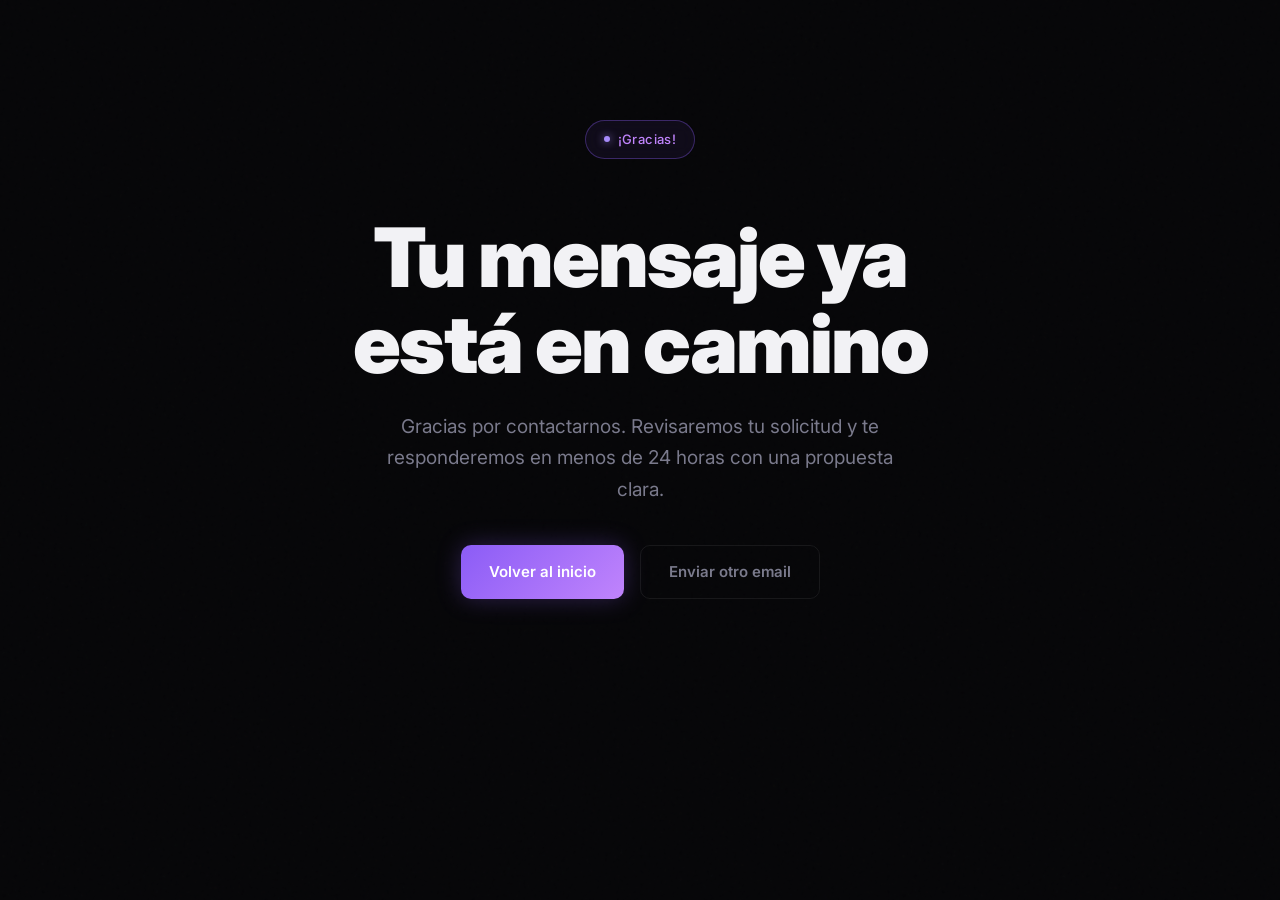
<file: gracias.html>
<!DOCTYPE html>
<html lang="es">
<head>
  <meta charset="UTF-8" />
  <meta name="viewport" content="width=device-width, initial-scale=1.0" />
  <title>Gracias | Pawzn Visual Studio</title>
  <meta name="description" content="Gracias por contactar a Pawzn Visual Studio. Te responderemos en menos de 24 horas." />
  <link href="https://fonts.googleapis.com/css2?family=Inter:wght@300;400;500;600;700;800;900&display=swap" rel="stylesheet" />
  <link rel="stylesheet" href="style.css" />
</head>
<body>
  <main class="hero" style="padding-top: 120px; min-height: 70vh; align-items: center;">
    <div class="hero__content" style="max-width: 680px; text-align: center;">
      <div class="hero__badge">¡Gracias!</div>
      <h1 class="hero__title" style="margin-top: 24px;">Tu mensaje ya está en camino</h1>
      <p class="hero__sub" style="margin-top: 20px; color: var(--text-dim);">Gracias por contactarnos. Revisaremos tu solicitud y te responderemos en menos de 24 horas con una propuesta clara.</p>
      <div class="hero__actions" style="margin-top: 32px; display: flex; justify-content: center; gap: 16px; flex-wrap: wrap;">
        <a href="index.html" class="btn btn--primary">Volver al inicio</a>
        <a href="mailto:contacto@pawzn.com" class="btn btn--ghost">Enviar otro email</a>
      </div>
    </div>
  </main>
</body>
</html>
</file>
<file: style.css>
/* ===========================
   RESET & BASE
=========================== */
*, *::before, *::after { box-sizing: border-box; margin: 0; padding: 0; }

:root {
  --bg:        #060608;
  --bg-2:      #0c0c10;
  --bg-card:   #10101a;
  --border:    rgba(255,255,255,0.07);
  --border-accent: rgba(139,92,246,0.22);
  --text:      #f2f2f5;
  --text-dim:  #7a7a8c;
  --accent:    #8b5cf6;
  --accent-2:  #6d28d9;
  --accent-light: #c084fc;
  --accent-pink:  #e879f9;
  --accent-glow: rgba(139,92,246,0.28);
  --radius:    14px;
  --radius-lg: 20px;
  --transition: 0.35s cubic-bezier(0.4,0,0.2,1);
}

html { scroll-behavior: smooth; }

body {
  background: var(--bg);
  color: var(--text);
  font-family: 'Inter', sans-serif;
  font-size: 16px;
  line-height: 1.6;
  -webkit-font-smoothing: antialiased;
}

a { color: inherit; text-decoration: none; }
img { max-width: 100%; display: block; }
button { cursor: pointer; border: none; background: none; font-family: inherit; }

.sr-only {
  position: absolute;
  width: 1px;
  height: 1px;
  padding: 0;
  margin: -1px;
  overflow: hidden;
  clip: rect(0, 0, 0, 0);
  white-space: nowrap;
  border: 0;
}

.container {
  max-width: 1160px;
  margin: 0 auto;
  padding: 0 24px;
}

/* ===========================
   GRADIENTS & EFFECTS
=========================== */
.gradient-text {
  background: linear-gradient(135deg, #a78bfa 0%, #c084fc 45%, #e879f9 100%);
  -webkit-background-clip: text;
  -webkit-text-fill-color: transparent;
  background-clip: text;
}

/* Noise overlay */
body::before {
  content: '';
  position: fixed;
  inset: 0;
  background-image: url("data:image/svg+xml,%3Csvg viewBox='0 0 256 256' xmlns='http://www.w3.org/2000/svg'%3E%3Cfilter id='noise'%3E%3CfeTurbulence type='fractalNoise' baseFrequency='0.9' numOctaves='4' stitchTiles='stitch'/%3E%3C/filter%3E%3Crect width='100%25' height='100%25' filter='url(%23noise)' opacity='0.035'/%3E%3C/svg%3E");
  pointer-events: none;
  z-index: 0;
  opacity: 0.5;
}

/* ===========================
   SCROLL REVEAL
=========================== */
.reveal {
  opacity: 0;
  transform: translateY(32px);
  transition: opacity 0.7s ease, transform 0.7s ease;
}
.reveal.visible {
  opacity: 1;
  transform: translateY(0);
}
.reveal--delay-1 { transition-delay: 0.1s; }
.reveal--delay-2 { transition-delay: 0.22s; }
.reveal--delay-3 { transition-delay: 0.34s; }

/* ===========================
   NAVIGATION
=========================== */
.nav {
  position: fixed;
  top: 0; left: 0; right: 0;
  z-index: 100;
  padding: 0;
  transition: background var(--transition), border-color var(--transition);
}
.nav.scrolled {
  background: rgba(8,8,8,0.85);
  backdrop-filter: blur(16px);
  -webkit-backdrop-filter: blur(16px);
  border-bottom: 1px solid var(--border);
}
.nav__inner {
  max-width: 1160px;
  margin: 0 auto;
  padding: 20px 24px;
  display: flex;
  align-items: center;
  justify-content: space-between;
}
.nav__logo {
  display: flex;
  align-items: center;
  gap: 4px;
  font-size: 17px;
  font-weight: 700;
  letter-spacing: -0.3px;
}
.logo-mark {
  display: inline-flex;
  align-items: center;
  justify-content: center;
  width: 30px;
  height: 30px;
  border-radius: 8px;
  background: linear-gradient(135deg, var(--accent), #c084fc);
  color: #fff;
  font-weight: 900;
  font-size: 15px;
  margin-right: 2px;
}
.logo-dim { color: var(--text-dim); font-weight: 400; }
.nav__links {
  list-style: none;
  display: flex;
  align-items: center;
  gap: 36px;
}
.nav__links a {
  font-size: 14px;
  font-weight: 500;
  color: var(--text-dim);
  transition: color var(--transition);
}
.nav__links a:hover { color: var(--text); }
.nav__cta {
  padding: 9px 20px;
  border-radius: 8px;
  background: var(--bg-card);
  border: 1px solid var(--border);
  color: var(--text) !important;
  transition: border-color var(--transition), background var(--transition) !important;
}
.nav__cta:hover {
  border-color: var(--accent) !important;
  background: rgba(139,92,246,0.1) !important;
}
.nav__burger {
  display: none;
  flex-direction: column;
  gap: 5px;
  padding: 4px;
}
.nav__burger span {
  display: block;
  width: 22px;
  height: 2px;
  background: var(--text);
  border-radius: 2px;
  transition: var(--transition);
}
.nav__mobile {
  display: none;
  flex-direction: column;
  padding: 16px 24px 20px;
  gap: 2px;
  border-top: 1px solid var(--border);
  background: rgba(8,8,8,0.95);
  backdrop-filter: blur(16px);
}
.nav__mobile.open { display: flex; }
.nav__mobile a {
  padding: 12px 0;
  font-size: 15px;
  font-weight: 500;
  color: var(--text-dim);
  border-bottom: 1px solid var(--border);
  transition: color var(--transition);
}
.nav__mobile a:hover { color: var(--text); }
.nav__mobile a:last-child { border-bottom: none; }

/* ===========================
   BUTTONS
=========================== */
.btn {
  display: inline-flex;
  align-items: center;
  justify-content: center;
  gap: 8px;
  padding: 14px 28px;
  border-radius: 10px;
  font-size: 15px;
  font-weight: 600;
  transition: var(--transition);
}
.btn--primary {
  background: linear-gradient(135deg, var(--accent), #c084fc);
  color: #fff;
  box-shadow: 0 0 24px var(--accent-glow);
}
.btn--primary:hover {
  transform: translateY(-2px);
  box-shadow: 0 0 40px rgba(139,92,246,0.45);
}
.btn--ghost {
  background: transparent;
  color: var(--text-dim);
  border: 1px solid var(--border);
}
.btn--ghost:hover {
  color: var(--text);
  border-color: rgba(255,255,255,0.2);
  background: rgba(255,255,255,0.04);
}
.btn--full { width: 100%; }

.contact__feedback {
  margin-bottom: 18px;
  padding: 16px 18px;
  border-radius: 14px;
  background: rgba(255,255,255,0.04);
  border: 1px solid rgba(255,255,255,0.08);
  color: var(--text);
  font-size: 15px;
  line-height: 1.5;
}

.contact__feedback.error {
  border-color: rgba(239, 68, 68, 0.35);
  background: rgba(239, 68, 68, 0.08);
  color: #fca5a5;
}

/* ===========================
   SECTION HEADERS
=========================== */
.section-header {
  text-align: center;
  margin-bottom: 64px;
}
.section-label {
  display: inline-block;
  font-size: 12px;
  font-weight: 600;
  letter-spacing: 2px;
  text-transform: uppercase;
  color: var(--accent);
  margin-bottom: 16px;
}
.section-title {
  font-size: clamp(28px, 4vw, 42px);
  font-weight: 800;
  letter-spacing: -0.8px;
  line-height: 1.15;
  margin-bottom: 16px;
}
.section-sub {
  font-size: 17px;
  color: var(--text-dim);
  max-width: 560px;
  margin: 0 auto;
  line-height: 1.7;
}

/* ===========================
   HERO
=========================== */
.hero {
  min-height: 100vh;
  display: flex;
  align-items: center;
  justify-content: center;
  text-align: center;
  position: relative;
  overflow: hidden;
  padding: 140px 24px 100px;
}
.hero__bg {
  position: absolute;
  inset: 0;
  background:
    radial-gradient(ellipse 90% 70% at 50% -10%, rgba(139,92,246,0.22) 0%, transparent 65%),
    radial-gradient(ellipse 55% 40% at 85% 90%, rgba(232,121,249,0.1) 0%, transparent 55%),
    radial-gradient(ellipse 40% 30% at 10% 70%, rgba(109,40,217,0.08) 0%, transparent 50%);
  pointer-events: none;
}
/* Animated grid lines */
.hero__bg::after {
  content: '';
  position: absolute;
  inset: 0;
  background-image:
    linear-gradient(rgba(139,92,246,0.045) 1px, transparent 1px),
    linear-gradient(90deg, rgba(139,92,246,0.045) 1px, transparent 1px);
  background-size: 60px 60px;
  mask-image: radial-gradient(ellipse 80% 80% at 50% 30%, black 0%, transparent 70%);
  -webkit-mask-image: radial-gradient(ellipse 80% 80% at 50% 30%, black 0%, transparent 70%);
  pointer-events: none;
}
/* Floating orbs */
.hero__orb {
  position: absolute;
  border-radius: 50%;
  filter: blur(80px);
  pointer-events: none;
  animation: orbFloat 8s ease-in-out infinite;
}
.hero__orb--1 {
  width: 400px; height: 400px;
  background: radial-gradient(circle, rgba(139,92,246,0.15) 0%, transparent 70%);
  top: -100px; left: -80px;
  animation-delay: 0s;
}
.hero__orb--2 {
  width: 300px; height: 300px;
  background: radial-gradient(circle, rgba(232,121,249,0.12) 0%, transparent 70%);
  bottom: 0; right: -60px;
  animation-delay: -3s;
}
@keyframes orbFloat {
  0%,100% { transform: translateY(0) scale(1); }
  50% { transform: translateY(-30px) scale(1.05); }
}
.hero__content { position: relative; z-index: 1; max-width: 800px; }
.hero__badge {
  display: inline-flex;
  align-items: center;
  gap: 8px;
  padding: 8px 18px;
  border-radius: 100px;
  border: 1px solid rgba(139,92,246,0.35);
  background: rgba(139,92,246,0.07);
  font-size: 13px;
  font-weight: 500;
  color: #c084fc;
  margin-bottom: 32px;
  letter-spacing: 0.4px;
  backdrop-filter: blur(8px);
}
.hero__badge::before {
  content: '';
  display: inline-block;
  width: 6px; height: 6px;
  border-radius: 50%;
  background: #a78bfa;
  box-shadow: 0 0 8px rgba(167,139,250,0.8);
  animation: pulse 2s ease-in-out infinite;
}
@keyframes pulse {
  0%,100% { opacity: 1; transform: scale(1); }
  50% { opacity: 0.5; transform: scale(0.8); }
}
.hero__title {
  font-size: clamp(40px, 7vw, 82px);
  font-weight: 900;
  letter-spacing: -2px;
  line-height: 1.05;
  margin-bottom: 24px;
}
.hero__sub {
  font-size: clamp(16px, 2vw, 19px);
  color: var(--text-dim);
  max-width: 520px;
  margin: 0 auto 40px;
  line-height: 1.65;
}
.hero__actions {
  display: flex;
  gap: 12px;
  justify-content: center;
  flex-wrap: wrap;
}
.hero__scroll {
  position: absolute;
  bottom: 32px;
  left: 50%;
  transform: translateX(-50%);
}
.hero__scroll span {
  display: block;
  width: 1px;
  height: 48px;
  background: linear-gradient(to bottom, transparent, var(--accent));
  margin: 0 auto;
  animation: scrollPulse 2s ease-in-out infinite;
}
@keyframes scrollPulse {
  0%,100% { opacity: 0.3; transform: scaleY(0.6); }
  50% { opacity: 1; transform: scaleY(1); }
}

/* ===========================
   STATS STRIP
=========================== */
.stats {
  padding: 0;
  background: var(--bg-2);
  border-top: 1px solid var(--border);
  border-bottom: 1px solid var(--border);
  position: relative;
  overflow: hidden;
}
.stats::before {
  content: '';
  position: absolute;
  inset: 0;
  background: linear-gradient(90deg, transparent 0%, rgba(139,92,246,0.04) 50%, transparent 100%);
  pointer-events: none;
}
.stats__grid {
  display: flex;
  align-items: stretch;
  justify-content: center;
  flex-wrap: wrap;
}
.stat-item {
  flex: 1;
  min-width: 160px;
  padding: 36px 32px;
  text-align: center;
  border-right: 1px solid var(--border);
  position: relative;
}
.stat-item:last-child { border-right: none; }
.stat-num {
  font-size: clamp(28px, 4vw, 42px);
  font-weight: 900;
  letter-spacing: -1.5px;
  line-height: 1;
  background: linear-gradient(135deg, #a78bfa 0%, #e879f9 100%);
  -webkit-background-clip: text;
  -webkit-text-fill-color: transparent;
  background-clip: text;
  margin-bottom: 6px;
}
.stat-label {
  font-size: 13px;
  color: var(--text-dim);
  letter-spacing: 0.2px;
  font-weight: 500;
}

/* ===========================
   SERVICES
=========================== */
.services {
  padding: 100px 0;
  background: var(--bg);
}
.services__grid {
  display: grid;
  grid-template-columns: repeat(auto-fit, minmax(300px, 1fr));
  gap: 20px;
}
.service-card {
  padding: 32px;
  background: var(--bg-card);
  border: 1px solid var(--border);
  border-radius: var(--radius-lg);
  transition: border-color var(--transition), transform var(--transition), box-shadow var(--transition);
  cursor: default;
  position: relative;
  overflow: hidden;
}
.service-card::before {
  content: '';
  position: absolute;
  top: 0; left: 0; right: 0;
  height: 2px;
  background: linear-gradient(90deg, transparent, rgba(139,92,246,0.5), transparent);
  opacity: 0;
  transition: opacity var(--transition);
}
.service-card:hover::before { opacity: 1; }
.service-card:hover {
  border-color: var(--border-accent);
  transform: translateY(-6px);
  box-shadow: 0 24px 60px rgba(0,0,0,0.4), 0 0 0 1px rgba(139,92,246,0.08);
}
.service-card__icon {
  width: 48px;
  height: 48px;
  padding: 11px;
  border-radius: 12px;
  background: rgba(139,92,246,0.1);
  border: 1px solid rgba(139,92,246,0.2);
  color: var(--accent-light);
  margin-bottom: 22px;
  transition: background var(--transition), border-color var(--transition);
}
.service-card:hover .service-card__icon {
  background: rgba(139,92,246,0.18);
  border-color: rgba(139,92,246,0.35);
}
.service-card__icon svg { width: 100%; height: 100%; }
.service-card h3 {
  font-size: 17px;
  font-weight: 700;
  margin-bottom: 10px;
  letter-spacing: -0.2px;
}
.service-card p {
  font-size: 14px;
  color: var(--text-dim);
  line-height: 1.7;
}

/* ===========================
   WHY
=========================== */
.why {
  padding: 100px 0;
  background: var(--bg-2);
}
.why__grid {
  display: grid;
  grid-template-columns: repeat(auto-fit, minmax(280px, 1fr));
  gap: 24px;
}
.why-card {
  padding: 40px 32px;
  background: var(--bg-card);
  border: 1px solid var(--border);
  border-radius: var(--radius-lg);
  transition: border-color var(--transition), transform var(--transition), box-shadow var(--transition);
  position: relative;
  overflow: hidden;
}
.why-card::after {
  content: '';
  position: absolute;
  bottom: 0; left: 0; right: 0;
  height: 1px;
  background: linear-gradient(90deg, transparent, rgba(139,92,246,0.4), transparent);
  transform: scaleX(0);
  transition: transform 0.5s ease;
}
.why-card:hover::after { transform: scaleX(1); }
.why-card:hover {
  border-color: var(--border-accent);
  transform: translateY(-4px);
  box-shadow: 0 16px 48px rgba(0,0,0,0.3);
}
.why-card__num {
  font-size: 52px;
  font-weight: 900;
  background: linear-gradient(135deg, rgba(167,139,250,0.5) 0%, rgba(192,132,252,0.2) 100%);
  -webkit-background-clip: text;
  -webkit-text-fill-color: transparent;
  background-clip: text;
  line-height: 1;
  margin-bottom: 20px;
  letter-spacing: -2px;
}
.why-card h3 {
  font-size: 19px;
  font-weight: 700;
  margin-bottom: 12px;
  letter-spacing: -0.3px;
}
.why-card p {
  font-size: 14px;
  color: var(--text-dim);
  line-height: 1.7;
}

/* ===========================
   FAQ
=========================== */
.faq {
  padding: 100px 0;
  background: var(--bg);
}
.faq__list {
  max-width: 720px;
  margin: 0 auto;
  display: flex;
  flex-direction: column;
  gap: 0;
  border: 1px solid var(--border);
  border-radius: var(--radius-lg);
  overflow: hidden;
  background: var(--bg-card);
}
.faq__item {
  border-bottom: 1px solid var(--border);
}
.faq__item:last-child { border-bottom: none; }
.faq__question {
  width: 100%;
  display: flex;
  align-items: center;
  justify-content: space-between;
  gap: 16px;
  padding: 22px 28px;
  text-align: left;
  font-size: 15px;
  font-weight: 600;
  color: var(--text);
  background: transparent;
  transition: background var(--transition), color var(--transition);
}
.faq__question:hover { background: rgba(255,255,255,0.03); }
.faq__question.active { color: #c084fc; }
.faq__icon {
  width: 18px;
  height: 18px;
  flex-shrink: 0;
  transition: transform var(--transition);
  color: var(--text-dim);
}
.faq__question.active .faq__icon { transform: rotate(180deg); color: #c084fc; }
.faq__answer {
  max-height: 0;
  overflow: hidden;
  transition: max-height 0.4s cubic-bezier(0.4,0,0.2,1);
}
.faq__answer.open { max-height: 300px; }
.faq__answer p {
  padding: 0 28px 22px;
  font-size: 14px;
  color: var(--text-dim);
  line-height: 1.7;
}

/* ===========================
   CONTACT
=========================== */
.contact {
  padding: 100px 0;
  background: var(--bg-2);
}
.contact__inner {
  display: grid;
  grid-template-columns: 1fr 1fr;
  gap: 64px;
  align-items: start;
}
.contact__desc {
  font-size: 16px;
  color: var(--text-dim);
  line-height: 1.7;
  margin: 16px 0 32px;
}
.contact__links {
  display: flex;
  flex-direction: column;
  gap: 12px;
  margin-bottom: 28px;
}
.contact__link {
  display: inline-flex;
  align-items: center;
  gap: 10px;
  font-size: 15px;
  color: var(--text-dim);
  transition: color var(--transition);
}
.contact__link svg { width: 18px; height: 18px; flex-shrink: 0; }
.contact__link:hover { color: var(--accent); }
.contact__socials {
  display: flex;
  gap: 12px;
}
.contact__socials a {
  width: 40px;
  height: 40px;
  display: flex;
  align-items: center;
  justify-content: center;
  border-radius: 10px;
  border: 1px solid var(--border);
  color: var(--text-dim);
  transition: var(--transition);
}
.contact__socials a svg { width: 18px; height: 18px; }
.contact__socials a:hover {
  border-color: var(--accent);
  color: var(--accent);
  background: rgba(139,92,246,0.08);
}

/* FORM */
.contact__form {
  display: flex;
  flex-direction: column;
  gap: 14px;
  background: var(--bg-card);
  border: 1px solid var(--border);
  border-radius: var(--radius-lg);
  padding: 36px;
}
.form-group input,
.form-group select,
.form-group textarea {
  width: 100%;
  padding: 14px 16px;
  background: var(--bg-card);
  border: 1px solid var(--border);
  border-radius: 10px;
  color: var(--text);
  font-family: inherit;
  font-size: 14px;
  transition: border-color var(--transition), box-shadow var(--transition);
  outline: none;
  appearance: none;
  -webkit-appearance: none;
}
.form-group select {
  background-image: url("data:image/svg+xml,%3Csvg xmlns='http://www.w3.org/2000/svg' viewBox='0 0 24 24' fill='none' stroke='%23888' stroke-width='2'%3E%3Cpolyline points='6 9 12 15 18 9'/%3E%3C/svg%3E");
  background-repeat: no-repeat;
  background-position: right 14px center;
  background-size: 16px;
  cursor: pointer;
}
.form-group input::placeholder,
.form-group textarea::placeholder { color: var(--text-dim); }
.form-group select option { background: #111; }
.form-group input:focus,
.form-group select:focus,
.form-group textarea:focus {
  border-color: var(--accent);
  box-shadow: 0 0 0 3px var(--accent-glow);
}
.form-group textarea { resize: vertical; min-height: 120px; }

/* ===========================
   FOOTER
=========================== */
.footer {
  padding: 48px 0;
  border-top: 1px solid var(--border);
  background: var(--bg);
  position: relative;
}
.footer::before {
  content: '';
  position: absolute;
  top: 0; left: 50%; transform: translateX(-50%);
  width: 300px; height: 1px;
  background: linear-gradient(90deg, transparent, rgba(139,92,246,0.5), transparent);
}
.footer__top {
  display: flex;
  align-items: center;
  justify-content: space-between;
  margin-bottom: 24px;
  gap: 16px;
  flex-wrap: wrap;
}
.footer__top p {
  font-size: 13px;
  color: var(--text-dim);
}
.footer__bottom {
  display: flex;
  align-items: center;
  justify-content: space-between;
  gap: 16px;
  flex-wrap: wrap;
  padding-top: 20px;
  border-top: 1px solid var(--border);
}
.footer__bottom span { font-size: 12px; color: var(--text-dim); }
.footer__legal {
  display: flex;
  gap: 20px;
}
.footer__legal a {
  font-size: 12px;
  color: var(--text-dim);
  transition: color var(--transition);
}
.footer__legal a:hover { color: var(--text); }

/* ===========================
   RESPONSIVE
=========================== */
@media (max-width: 768px) {
  .nav__links { display: none; }
  .nav__burger { display: flex; }
  .hero__title { letter-spacing: -1.5px; }
  .services__grid { grid-template-columns: 1fr; }
  .why__grid { grid-template-columns: 1fr; }
  .contact__inner {
    grid-template-columns: 1fr;
    gap: 40px;
  }
  .footer__top { justify-content: center; text-align: center; }
  .footer__bottom { justify-content: center; text-align: center; }
  .stats__grid { flex-direction: row; flex-wrap: wrap; }
  .stat-item {
    flex: 1 1 50%;
    border-right: none;
    border-bottom: 1px solid var(--border);
  }
  .stat-item:nth-child(odd) { border-right: 1px solid var(--border); }
  .stat-item:last-child, .stat-item:nth-last-child(2):nth-child(odd) { border-bottom: none; }
  .contact__form { padding: 24px; }
}

@media (max-width: 480px) {
  .hero { padding-top: 110px; }
  .hero__actions { flex-direction: column; align-items: center; }
  .btn { width: 100%; justify-content: center; }
  .services, .why, .faq, .contact { padding: 64px 0; }
  .stat-item { flex: 1 1 100%; border-right: none; }
  .stat-item:nth-child(odd) { border-right: none; }
  .stat-item:last-child { border-bottom: none; }
}
</file>
